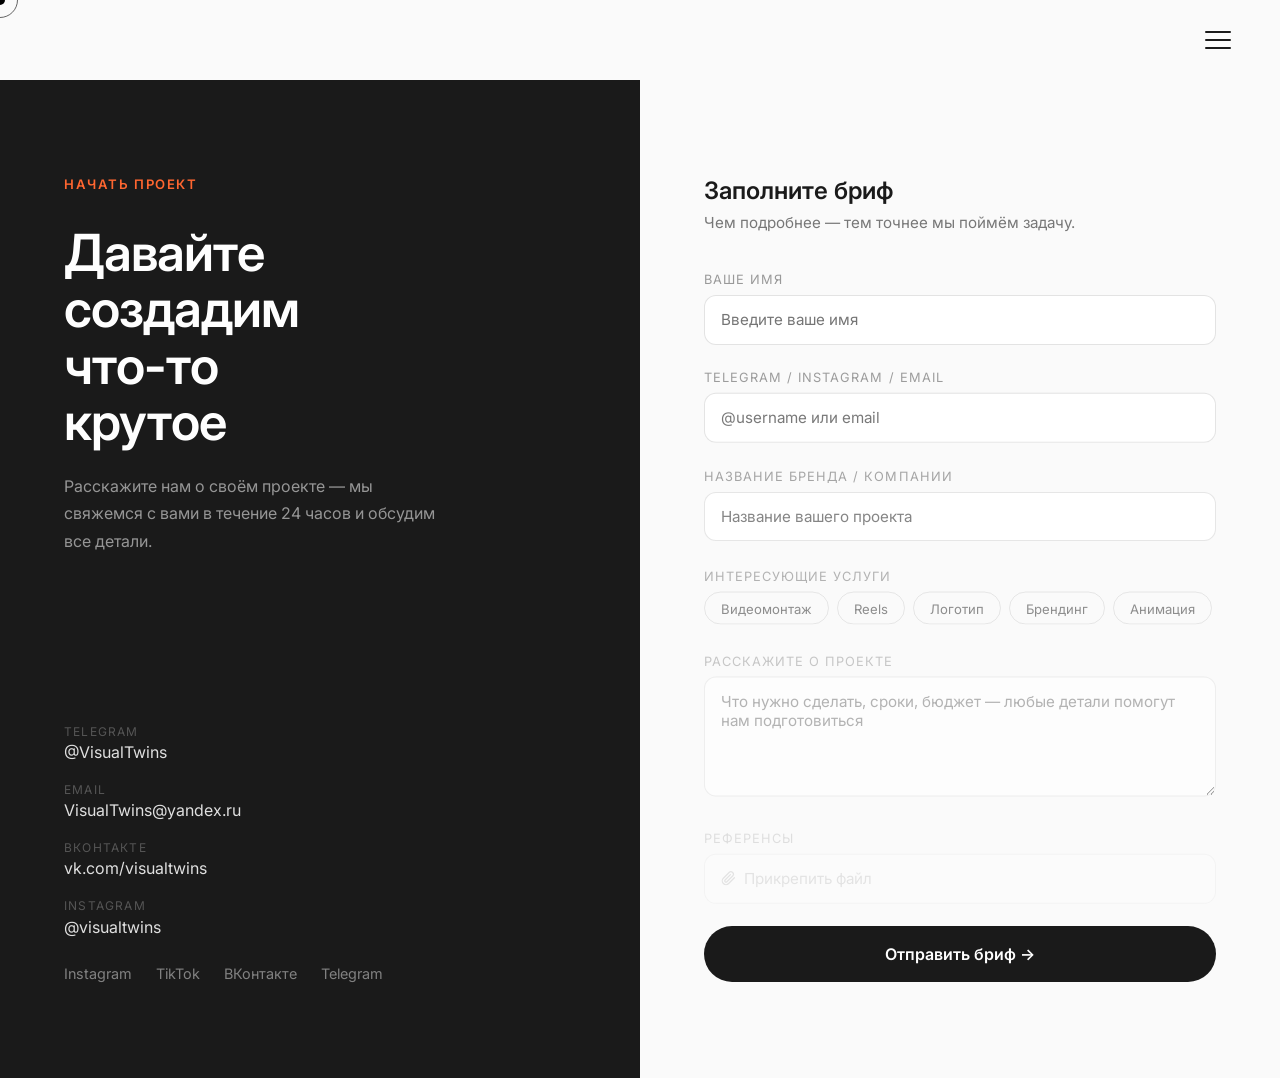
<file: contact/index.html>
<!DOCTYPE html>
<html lang="ru">
<head>
    <meta charset="UTF-8"/>
    <meta name="viewport" content="width=device-width, initial-scale=1.0"/>
    <title>Контакты — Visual Twins</title>
    <meta name="description" content="Свяжитесь с дизайн-студией Visual Twins. Начните свой проект — фирменный стиль, reels, SMM-дизайн."/>
    <meta name="keywords" content="контакты Visual Twins, заказать дизайн, начать проект, дизайн студия контакты"/>
    <link rel="canonical" href="https://visualtwins.org/contact/"/>

    <!-- Open Graph -->
    <meta property="og:type" content="website"/>
    <meta property="og:url" content="https://visualtwins.org/contact/"/>
    <meta property="og:title" content="Контакты — Visual Twins"/>
    <meta property="og:description" content="Свяжитесь с дизайн-студией Visual Twins. Начните свой проект — фирменный стиль, reels, SMM-дизайн."/>
    <meta property="og:image" content="https://visualtwins.org/static/images/og-preview.jpg"/>
    <meta property="og:locale" content="ru_RU"/>
    <meta property="og:site_name" content="Visual Twins"/>

    <!-- Twitter Card -->
    <meta name="twitter:card" content="summary_large_image"/>
    <meta name="twitter:title" content="Контакты — Visual Twins"/>
    <meta name="twitter:description" content="Свяжитесь с дизайн-студией Visual Twins. Начните свой проект — фирменный стиль, reels, SMM-дизайн."/>
    <meta name="twitter:image" content="https://visualtwins.org/static/images/og-preview.jpg"/>

    <link rel="preconnect" href="https://fonts.googleapis.com"/>
    <link rel="preconnect" href="https://fonts.gstatic.com" crossorigin/>
    <link href="https://fonts.googleapis.com/css2?family=Inter:wght@300;400;500;600;700&display=swap" rel="stylesheet"/>
    <link rel="stylesheet" href="../static/css/style.css"/>
    <style>
        .contact-page {
            min-height: 100vh;
            display: grid;
            grid-template-columns: 1fr 1fr;
            padding-top: 80px;
        }

        .contact-left {
            background: var(--dark);
            padding: 6rem 4rem;
            display: flex;
            flex-direction: column;
            justify-content: space-between;
            color: #fff;
        }

        .contact-left-content {
        }

        .contact-tag {
            font-size: 0.82rem;
            text-transform: uppercase;
            letter-spacing: 0.12em;
            color: var(--orange);
            font-weight: 600;
            margin-bottom: 2rem;
        }

        .contact-heading {
            font-size: clamp(2.5rem, 4vw, 4rem);
            font-weight: 600;
            letter-spacing: -0.02em;
            line-height: 1.1;
            margin-bottom: 1.5rem;
        }

        .contact-subtext {
            font-size: 1rem;
            line-height: 1.7;
            color: rgba(255, 255, 255, 0.55);
            max-width: 380px;
        }

        .contact-links {
            margin-top: 4rem;
            display: flex;
            flex-direction: column;
            gap: 1.25rem;
        }

        .contact-link-item {
            display: flex;
            flex-direction: column;
            gap: 0.2rem;
        }

        .contact-link-label {
            font-size: 0.75rem;
            text-transform: uppercase;
            letter-spacing: 0.1em;
            color: rgba(255, 255, 255, 0.3);
        }

        .contact-link-value {
            font-size: 1rem;
            color: #fff;
            transition: color 0.2s;
        }

        .contact-link-value:hover {
            color: var(--orange);
        }

        .contact-socials {
            display: flex;
            gap: 1.5rem;
        }

        .contact-socials a {
            font-size: 0.9rem;
            color: rgba(255, 255, 255, 0.45);
            transition: color 0.2s;
        }

        .contact-socials a:hover {
            color: #fff;
        }

        .contact-right {
            padding: 6rem 4rem;
            display: flex;
            flex-direction: column;
            justify-content: center;
        }

        .contact-form-title {
            font-size: 1.5rem;
            font-weight: 600;
            margin-bottom: 0.5rem;
        }

        .contact-form-sub {
            font-size: 0.95rem;
            color: #777;
            margin-bottom: 2.5rem;
        }

        .form-group {
            margin-bottom: 1.5rem;
        }

        .form-label {
            display: block;
            font-size: 0.8rem;
            text-transform: uppercase;
            letter-spacing: 0.08em;
            color: #999;
            margin-bottom: 0.5rem;
        }

        .form-input, .form-textarea, .form-select {
            width: 100%;
            padding: 0.9rem 1rem;
            border: 1.5px solid var(--border);
            border-radius: 12px;
            font-family: var(--font);
            font-size: 0.95rem;
            color: var(--dark);
            background: #fff;
            transition: border-color 0.25s;
            outline: none;
            appearance: none;
        }

        .form-input:focus, .form-textarea:focus, .form-select:focus {
            border-color: var(--dark);
        }

        .form-textarea {
            resize: vertical;
            min-height: 120px;
        }

        .ref-btn {
            display: flex;
            align-items: center;
            gap: 8px;
            width: 100%;
            padding: 0.9rem 1rem;
            border: 1.5px solid var(--border);
            border-radius: 12px;
            background: #fff;
            font-family: var(--font);
            font-size: 0.95rem;
            color: #aaa;
            cursor: pointer;
            transition: border-color 0.25s, color 0.25s;
            text-align: left;
        }

        .ref-btn:hover {
            border-color: var(--dark);
            color: var(--dark);
        }

        .form-textarea-wrap {
            position: relative;
        }

        .attach-btn {
            position: absolute;
            bottom: 10px;
            right: 10px;
            background: none;
            border: none;
            padding: 4px 6px;
            color: #aaa;
            cursor: pointer;
            transition: color 0.2s;
            display: flex;
            align-items: center;
            gap: 5px;
            font-size: 0.78rem;
            font-family: var(--font);
            border-radius: 6px;
        }

        .attach-btn:hover {
            color: var(--dark);
        }

        .attach-list {
            margin-top: 0.5rem;
            display: flex;
            flex-wrap: wrap;
            gap: 0.4rem;
        }

        .attach-tag {
            display: flex;
            align-items: center;
            gap: 6px;
            font-size: 0.78rem;
            background: #f2f2f2;
            border-radius: 8px;
            padding: 4px 10px 4px 8px;
            color: var(--dark);
            max-width: 200px;
        }

        .attach-tag span {
            overflow: hidden;
            text-overflow: ellipsis;
            white-space: nowrap;
        }

        .attach-tag-remove {
            background: none;
            border: none;
            cursor: pointer;
            color: #aaa;
            font-size: 0.85rem;
            padding: 0;
            line-height: 1;
            flex-shrink: 0;
        }

        .attach-tag-remove:hover {
            color: var(--dark);
        }

        .form-services {
            display: flex;
            flex-wrap: wrap;
            gap: 0.5rem;
        }

        .service-checkbox {
            display: none;
        }

        .service-checkbox-label {
            padding: 0.45rem 1rem;
            border: 1.5px solid var(--border);
            border-radius: 60px;
            font-size: 0.82rem;
            color: #666;
            cursor: none;
            transition: all 0.25s;
            user-select: none;
        }

        .service-checkbox:checked + .service-checkbox-label {
            background: var(--dark);
            border-color: var(--dark);
            color: #fff;
        }

        .service-checkbox-label:hover {
            border-color: #aaa;
            color: var(--dark);
        }

        .btn-submit {
            width: 100%;
            height: 56px;
            background: var(--dark);
            color: #fff;
            border: none;
            border-radius: 60px;
            font-family: var(--font);
            font-size: 1rem;
            font-weight: 600;
            cursor: none;
            transition: background 0.3s;
            margin-top: 0.5rem;
        }

        .btn-submit:hover {
            background: var(--orange);
        }

        .form-success {
            display: none;
            text-align: center;
            padding: 3rem;
            background: #f0fff4;
            border-radius: 20px;
            margin-top: 1rem;
        }

        .form-success h3 {
            font-size: 1.3rem;
            margin-bottom: 0.5rem;
            color: #1a7a3a;
        }

        .form-success p {
            color: #555;
        }

        @media (max-width: 900px) {
            .contact-page {
                grid-template-columns: 1fr;
            }

            .contact-left {
                padding: 4rem 2rem 3rem;
            }

            .contact-right {
                padding: 3rem 2rem 5rem;
            }
        }

        @media (max-width: 480px) {
            .contact-left {
                padding: 3rem 1.25rem 2rem;
            }

            .contact-right {
                padding: 2rem 1.25rem 4rem;
            }

            /* Prevent iOS auto-zoom on input focus */
            .form-input,
            .form-textarea,
            .form-select {
                font-size: 16px;
            }

            .btn-submit {
                cursor: pointer;
            }

            .service-checkbox-label {
                cursor: pointer;
            }
        }
    </style>
</head>
<body>
<div class="cursor"></div>
<div class="cursor-follower"></div>

<header class="header dark-header">
    <a href="../" class="logo-video-link">
        <video class="logo-video" autoplay muted playsinline>
            <source src="../static/video/logo-animation.mp4" type="video/mp4">
        </video>
    </a>
    <div class="header-right">
        <button class="hamburger" aria-label="Меню"><span></span><span></span><span></span></button>
    </div>
</header>

<nav class="mobile-menu">
    <div class="mobile-nav">
        <a href="../">Главная</a>
        <a href="../services/">Услуги</a>
        <a href="../portfolio/">Работы</a>
        <a href="../team/">Команда</a>
        <a href="../contact/">Контакты</a>
    </div>
    <div class="menu-footer">
        <div class="menu-social">
            <a href="https://www.instagram.com/visualtwins?igsh=MXM5aDZwNnd3cTc3Yw==" target="_blank">Instagram</a>
            <a href="https://vk.com/visualtwins" target="_blank">ВКонтакте</a>
            <a href="#">TikTok</a>
            <a href="https://t.me/VisualTwins" target="_blank">Telegram</a>
        </div>
    </div>
</nav>

<div class="contact-page">
    <div class="contact-left">
        <div class="contact-left-content">
            <p class="contact-tag">Начать проект</p>
            <h1 class="contact-heading">Давайте<br>создадим<br>что-то<br>крутое</h1>
            <p class="contact-subtext">Расскажите нам о своём проекте — мы свяжемся с вами в течение 24 часов и обсудим
                все детали.</p>
        </div>

        <div>
            <div class="contact-links">
                <div class="contact-link-item">
                    <span class="contact-link-label">Telegram</span>
                    <a href="https://t.me/VisualTwins" class="contact-link-value" target="_blank">@VisualTwins</a>
                </div>
                <div class="contact-link-item">
                    <span class="contact-link-label">Email</span>
                    <a href="mailto:VisualTwins@yandex.ru" class="contact-link-value">VisualTwins@yandex.ru</a>
                </div>
                <div class="contact-link-item">
                    <span class="contact-link-label">ВКонтакте</span>
                    <a href="https://vk.com/visualtwins" class="contact-link-value" target="_blank">vk.com/visualtwins</a>
                </div>
                <div class="contact-link-item">
                    <span class="contact-link-label">Instagram</span>
                    <a href="https://www.instagram.com/visualtwins?igsh=MXM5aDZwNnd3cTc3Yw==" target="_blank" class="contact-link-value">@visualtwins</a>
                </div>
            </div>
            <div class="contact-socials" style="margin-top:2rem;">
                <a href="https://www.instagram.com/visualtwins?igsh=MXM5aDZwNnd3cTc3Yw==" target="_blank">Instagram</a>
                <a href="#">TikTok</a>
                <a href="https://vk.com/visualtwins" target="_blank">ВКонтакте</a>
                <a href="https://t.me/VisualTwins" target="_blank">Telegram</a>
            </div>
        </div>
    </div>

    <div class="contact-right">
        <h2 class="contact-form-title">Заполните бриф</h2>
        <p class="contact-form-sub">Чем подробнее — тем точнее мы поймём задачу.</p>

        <form id="contact-form">
            <div class="form-group">
                <label class="form-label" for="name">Ваше имя</label>
                <input class="form-input" type="text" id="name" name="name" placeholder="Введите ваше имя" required/>
            </div>

            <div class="form-group">
                <label class="form-label" for="contact">Telegram / Instagram / Email</label>
                <input class="form-input" type="text" id="contact" name="contact" placeholder="@username или email"
                       required/>
            </div>

            <div class="form-group">
                <label class="form-label" for="brand">Название бренда / компании</label>
                <input class="form-input" type="text" id="brand" name="brand" placeholder="Название вашего проекта"/>
            </div>

            <div class="form-group">
                <label class="form-label">Интересующие услуги</label>
                <div class="form-services">
                    <input type="checkbox" class="service-checkbox" id="s-video" name="services" value="video"/>
                    <label class="service-checkbox-label" for="s-video">Видеомонтаж</label>

                    <input type="checkbox" class="service-checkbox" id="s-reels" name="services" value="reels"/>
                    <label class="service-checkbox-label" for="s-reels">Reels</label>

                    <input type="checkbox" class="service-checkbox" id="s-logo" name="services" value="logo"/>
                    <label class="service-checkbox-label" for="s-logo">Логотип</label>

                    <input type="checkbox" class="service-checkbox" id="s-brand" name="services" value="branding"/>
                    <label class="service-checkbox-label" for="s-brand">Брендинг</label>

<input type="checkbox" class="service-checkbox" id="s-anim" name="services" value="animation"/>
                    <label class="service-checkbox-label" for="s-anim">Анимация</label>
                </div>
            </div>

            <div class="form-group">
                <label class="form-label" for="details">Расскажите о проекте</label>
                <textarea class="form-textarea" id="details" name="details"
                          placeholder="Что нужно сделать, сроки, бюджет — любые детали помогут нам подготовиться"></textarea>
            </div>

            <div class="form-group">
                <label class="form-label">Референсы</label>
                <button type="button" class="ref-btn" id="attach-btn">
                    <svg width="15" height="15" viewBox="0 0 24 24" fill="none" stroke="currentColor" stroke-width="2" stroke-linecap="round" stroke-linejoin="round">
                        <path d="M21.44 11.05l-9.19 9.19a6 6 0 0 1-8.49-8.49l9.19-9.19a4 4 0 0 1 5.66 5.66L9.41 17.41a2 2 0 0 1-2.83-2.83l8.49-8.48"/>
                    </svg>
                    Прикрепить файл
                </button>
                <input type="file" id="file-input" name="files" multiple
                       accept="image/*,video/*,.pdf,.doc,.docx,.zip" style="display:none">
                <div class="attach-list" id="attach-list"></div>
            </div>

            <button type="submit" class="btn-submit">Отправить бриф →</button>
        </form>

        <div class="form-success" id="form-success">
            <h3>Отлично! Бриф получен.</h3>
            <p>Мы свяжемся с вами в течение 24 часов. Ожидайте!</p>
        </div>
    </div>
</div>

<script src="https://cdnjs.cloudflare.com/ajax/libs/gsap/3.12.5/gsap.min.js"></script>
<script src="../static/js/tg-config.js"></script>
<script src="../static/js/main.js"></script>
<script>


    document.getElementById('contact-form').addEventListener('submit', async function (e) {
        e.preventDefault();

        var form       = document.getElementById('contact-form');
        var success    = document.getElementById('form-success');
        var submitBtn  = form.querySelector('.btn-submit');
        var origText   = submitBtn.textContent;

        submitBtn.textContent = 'Отправляем...';
        submitBtn.disabled    = true;

        // Собираем данные формы
        var name     = form.querySelector('#name').value.trim();
        var contact  = form.querySelector('#contact').value.trim();
        var brand    = form.querySelector('#brand').value.trim();
        var details  = form.querySelector('#details').value.trim();
        var services = Array.from(form.querySelectorAll('input[name="services"]:checked'))
                           .map(function (cb) { return cb.value; }).join(', ') || '—';

        function esc(s) {
            return String(s).replace(/&/g,'&amp;').replace(/</g,'&lt;').replace(/>/g,'&gt;');
        }

        var text = [
            '📋 <b>Новая заявка с сайта Visual Twins</b>',
            '',
            '👤 <b>Имя:</b> ' + esc(name),
            '📱 <b>Контакт:</b> ' + esc(contact),
            '🏢 <b>Бренд:</b> ' + esc(brand || '—'),
            '🎯 <b>Услуги:</b> ' + esc(services),
            '📝 <b>О проекте:</b> ' + esc(details || '—'),
        ].join('\n');

        var apiBase = 'https://api.telegram.org/bot' + TG_TOKEN;

        try {
            for (var ci = 0; ci < TG_CHAT_IDS.length; ci++) {
                var chatId = TG_CHAT_IDS[ci];

                // Отправляем текст
                var msgRes = await fetch(apiBase + '/sendMessage', {
                    method: 'POST',
                    headers: {'Content-Type': 'application/json'},
                    body: JSON.stringify({chat_id: chatId, text: text, parse_mode: 'HTML'})
                });
                var msgJson = await msgRes.json();
                if (!msgJson.ok) throw new Error('TG error: ' + msgJson.description);

                // Отправляем файлы (если есть)
                if (selectedFiles && selectedFiles.length > 0) {
                    for (var i = 0; i < selectedFiles.length; i++) {
                        var fd = new FormData();
                        fd.append('chat_id', chatId);
                        var file = selectedFiles[i];
                        var isVideo = file.type.startsWith('video/');
                        var isPhoto = file.type.startsWith('image/');
                        var endpoint = isVideo ? '/sendVideo' : isPhoto ? '/sendPhoto' : '/sendDocument';
                        var field    = isVideo ? 'video'      : isPhoto ? 'photo'      : 'document';
                        if (i === 0) fd.append('caption', '📎 Файлы к заявке от ' + name);
                        fd.append(field, file);
                        await fetch(apiBase + endpoint, {method: 'POST', body: fd});
                    }
                }
            }

            // Успех
            if (typeof gsap !== 'undefined') {
                gsap.to(form, {
                    opacity: 0, y: -20, duration: 0.4, onComplete: function () {
                        form.style.display = 'none';
                        success.style.display = 'block';
                        gsap.from(success, {opacity: 0, y: 20, duration: 0.5});
                    }
                });
            } else {
                form.style.display = 'none';
                success.style.display = 'block';
            }

        } catch (err) {
            console.error('Форма не отправлена:', err);
            submitBtn.textContent = 'Ошибка — попробуйте ещё раз';
            submitBtn.disabled = false;
            setTimeout(function () {
                submitBtn.textContent = origText;
            }, 3000);
        }
    });


    if (typeof gsap !== 'undefined') {
        gsap.from('.contact-tag', {opacity: 0, y: 20, duration: 0.6, delay: 0.3});
        gsap.from('.contact-heading', {opacity: 0, y: 60, duration: 1, delay: 0.4, ease: 'power3.out'});
        gsap.from('.contact-subtext', {opacity: 0, y: 30, duration: 0.7, delay: 0.65});
        gsap.from('.contact-links', {opacity: 0, y: 30, duration: 0.7, delay: 0.85});
        gsap.from('.contact-form-title', {opacity: 0, y: 40, duration: 0.8, delay: 0.5, ease: 'power3.out'});
        gsap.from('.form-group', {opacity: 0, y: 25, duration: 0.6, stagger: 0.1, delay: 0.7});
    }

    // Скрепка — прикрепление файлов
    var selectedFiles = [];
    (function () {
        var attachBtn  = document.getElementById('attach-btn');
        var fileInput  = document.getElementById('file-input');
        var attachList = document.getElementById('attach-list');

        attachBtn.addEventListener('click', function () { fileInput.click(); });

        fileInput.addEventListener('change', function () {
            Array.from(fileInput.files).forEach(function (file) {
                // не добавлять дубли
                if (!selectedFiles.find(function (f) { return f.name === file.name && f.size === file.size; })) {
                    selectedFiles.push(file);
                }
            });
            fileInput.value = '';
            renderList();
        });

        function renderList() {
            attachList.innerHTML = '';
            selectedFiles.forEach(function (file, i) {
                var tag = document.createElement('div');
                tag.className = 'attach-tag';
                tag.innerHTML =
                    '<svg width="12" height="12" viewBox="0 0 24 24" fill="none" stroke="currentColor" stroke-width="2" stroke-linecap="round" stroke-linejoin="round"><path d="M21.44 11.05l-9.19 9.19a6 6 0 0 1-8.49-8.49l9.19-9.19a4 4 0 0 1 5.66 5.66L9.41 17.41a2 2 0 0 1-2.83-2.83l8.49-8.48"/></svg>' +
                    '<span>' + file.name + '</span>' +
                    '<button type="button" class="attach-tag-remove" data-i="' + i + '">✕</button>';
                attachList.appendChild(tag);
            });

            attachList.querySelectorAll('.attach-tag-remove').forEach(function (btn) {
                btn.addEventListener('click', function () {
                    selectedFiles.splice(parseInt(btn.dataset.i), 1);
                    renderList();
                });
            });
        }
    })();
</script>
</body>
</html>
</file>
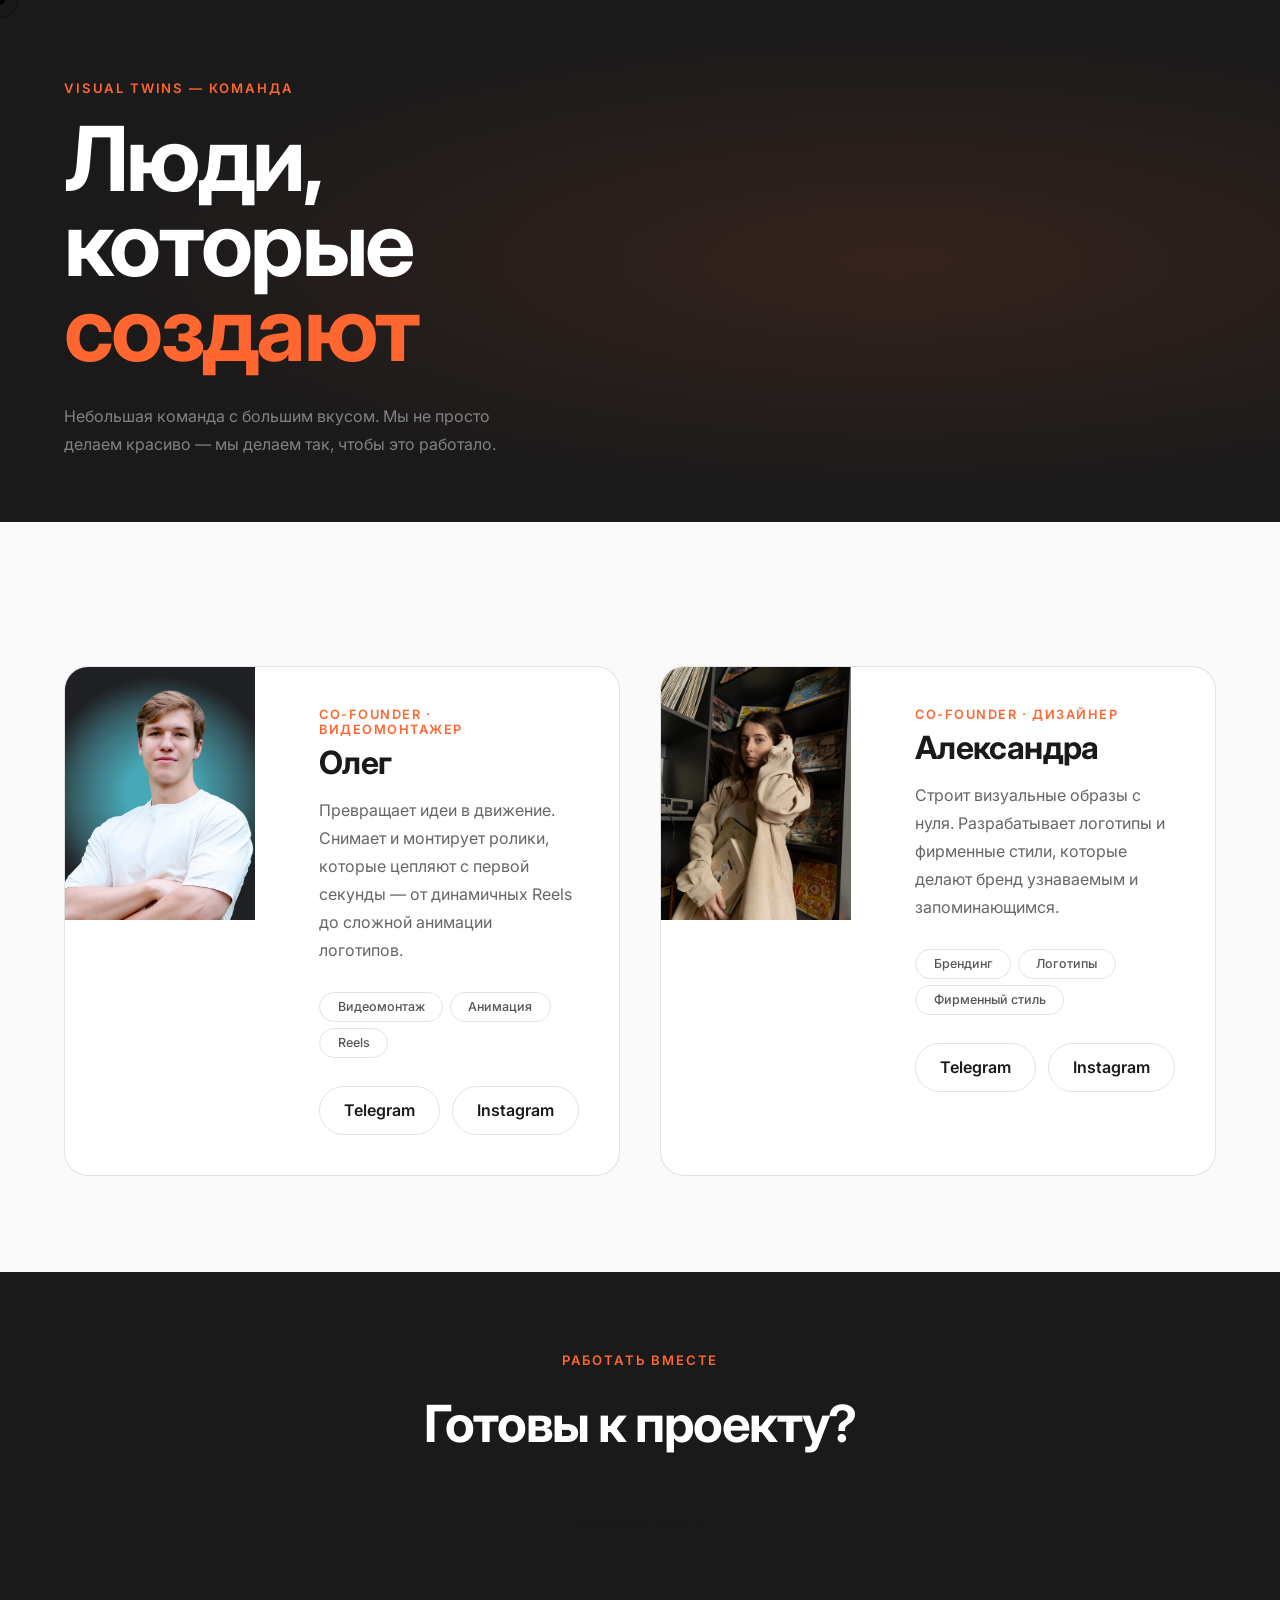
<file: team/index.html>
<!DOCTYPE html>
<html lang="ru">
<head>
  <meta charset="UTF-8"/>
  <meta name="viewport" content="width=device-width, initial-scale=1.0"/>
  <title>Команда — Visual Twins</title>
  <meta name="description" content="Познакомьтесь с командой Visual Twins — дизайнеры и визуальные стратеги, которые создают стиль для вашего бизнеса."/>
  <meta name="keywords" content="команда дизайнеров, Visual Twins команда, дизайн студия Россия"/>
  <link rel="canonical" href="https://visualtwins.org/team/"/>

  <!-- Open Graph -->
  <meta property="og:type" content="website"/>
  <meta property="og:url" content="https://visualtwins.org/team/"/>
  <meta property="og:title" content="Команда — Visual Twins"/>
  <meta property="og:description" content="Познакомьтесь с командой Visual Twins — дизайнеры и визуальные стратеги, которые создают стиль для вашего бизнеса."/>
  <meta property="og:image" content="https://visualtwins.org/static/images/og-preview.jpg"/>
  <meta property="og:locale" content="ru_RU"/>
  <meta property="og:site_name" content="Visual Twins"/>

  <!-- Twitter Card -->
  <meta name="twitter:card" content="summary_large_image"/>
  <meta name="twitter:title" content="Команда — Visual Twins"/>
  <meta name="twitter:description" content="Познакомьтесь с командой Visual Twins — дизайнеры и визуальные стратеги, которые создают стиль для вашего бизнеса."/>
  <meta name="twitter:image" content="https://visualtwins.org/static/images/og-preview.jpg"/>

  <link rel="preconnect" href="https://fonts.googleapis.com"/>
  <link rel="preconnect" href="https://fonts.gstatic.com" crossorigin/>
  <link href="https://fonts.googleapis.com/css2?family=Inter:wght@300;400;500;600;700&display=swap" rel="stylesheet"/>
  <link rel="stylesheet" href="../static/css/style.css"/>
  <style>
    /* ---- HERO ---- */
    .team-hero {
      min-height: 52vh;
      display: flex;
      flex-direction: column;
      justify-content: flex-end;
      padding: 0 4rem 4rem;
      background: var(--dark);
      position: relative;
      overflow: hidden;
      padding-top: 80px;
    }
    .team-hero::after {
      content: '';
      position: absolute;
      inset: 0;
      background: radial-gradient(ellipse at 70% 50%, rgba(255,102,48,0.12) 0%, transparent 65%);
      pointer-events: none;
    }
    .team-hero-tag {
      font-size: 0.82rem;
      text-transform: uppercase;
      letter-spacing: 0.14em;
      color: var(--orange);
      font-weight: 600;
      margin-bottom: 1.25rem;
      position: relative;
      z-index: 1;
    }
    .team-hero-title {
      font-size: clamp(3rem, 7vw, 6.5rem);
      font-weight: 700;
      letter-spacing: -0.03em;
      line-height: 0.95;
      color: #fff;
      position: relative;
      z-index: 1;
    }
    .team-hero-title span {
      color: var(--orange);
    }
    .team-hero-sub {
      margin-top: 2rem;
      font-size: 1rem;
      color: rgba(255,255,255,0.45);
      max-width: 460px;
      line-height: 1.7;
      position: relative;
      z-index: 1;
    }

    /* ---- GRID ---- */
    .team-section {
      padding: 6rem 4rem;
      max-width: 1300px;
      margin: 0 auto;
    }
    .team-grid {
      display: grid;
      grid-template-columns: repeat(auto-fill, minmax(480px, 1fr));
      gap: 2.5rem;
    }

    /* ---- CARD ---- */
    .team-card {
      border: 1.5px solid var(--border);
      border-radius: 24px;
      overflow: hidden;
      transition: transform 0.4s var(--ease), box-shadow 0.4s var(--ease);
      background: #fff;
    }
    .team-card:hover {
      transform: translateY(-8px);
      box-shadow: 0 24px 60px rgba(26,26,26,0.1);
    }
    .team-card-photo {
      width: 100%;
      aspect-ratio: 3/4;
      overflow: hidden;
      background: #f0f0f0;
      position: relative;
    }
    .team-card-photo img {
      width: 100%;
      height: 100%;
      object-fit: cover;
      object-position: top center;
      transition: transform 0.6s var(--ease);
      display: block;
    }
    .team-card:hover .team-card-photo img {
      transform: scale(1.04);
    }
    .team-card-photo .photo-placeholder {
      width: 100%;
      height: 100%;
      display: flex;
      align-items: center;
      justify-content: center;
      background: linear-gradient(135deg, #f5f5f5 0%, #e8e8e8 100%);
      font-size: 5rem;
      color: #ccc;
      letter-spacing: 0;
    }

    .team-card-body {
      padding: 2.5rem;
    }
    .team-card-role {
      font-size: 0.8rem;
      text-transform: uppercase;
      letter-spacing: 0.12em;
      color: var(--orange);
      font-weight: 600;
      margin-bottom: 0.5rem;
    }
    .team-card-name {
      font-size: 2rem;
      font-weight: 700;
      letter-spacing: -0.02em;
      margin-bottom: 0.9rem;
      line-height: 1.15;
    }
    .team-card-desc {
      font-size: 1rem;
      color: #666;
      line-height: 1.75;
      margin-bottom: 1.75rem;
    }
    .team-card-skills {
      display: flex;
      flex-wrap: wrap;
      gap: 0.4rem;
      margin-bottom: 1.75rem;
    }
    .team-card-skill {
      padding: 0.4rem 1.1rem;
      border: 1.5px solid var(--border);
      border-radius: 60px;
      font-size: 0.78rem;
      color: #555;
      font-weight: 500;
    }
    .team-card-socials {
      display: flex;
      gap: 0.75rem;
    }
    .team-card-socials a {
      display: inline-flex;
      align-items: center;
      justify-content: center;
      flex: 1;
      padding: 0.85rem 1.5rem;
      border-radius: 60px;
      font-size: 1rem;
      font-weight: 600;
      border: 1.5px solid var(--border);
      color: var(--dark);
      transition: background 0.25s, color 0.25s, border-color 0.25s;
    }
    .team-card-socials a:hover {
      background: var(--dark);
      color: #fff;
      border-color: var(--dark);
    }

    /* ---- BOTTOM CTA ---- */
    .team-cta {
      padding: 5rem 4rem;
      background: var(--dark);
      text-align: center;
    }
    .team-cta-label {
      font-size: 0.82rem;
      text-transform: uppercase;
      letter-spacing: 0.14em;
      color: var(--orange);
      font-weight: 600;
      margin-bottom: 1.5rem;
    }
    .team-cta h2 {
      font-size: clamp(2rem, 4vw, 3.5rem);
      font-weight: 700;
      color: #fff;
      letter-spacing: -0.03em;
      margin-bottom: 2.5rem;
    }
    .team-cta .btn-cta {
      font-size: 1rem;
      height: 54px;
      padding: 0 2.5rem;
    }

    @media (max-width: 900px) {
      .team-hero { padding: 80px 2rem 3rem; }
      .team-section { padding: 4rem 2rem; }
      .team-grid { grid-template-columns: 1fr; }
      .team-cta { padding: 4rem 2rem; }
    }
  </style>
</head>
<body>
<div class="cursor"></div>
<div class="cursor-follower"></div>

<header class="header dark-header">
  <a href="../" class="logo-video-link">
    <video class="logo-video" autoplay muted playsinline>
      <source src="../static/video/logo-animation.mp4" type="video/mp4">
    </video>
  </a>
  <div class="header-right">
    <button class="hamburger" aria-label="Меню"><span></span><span></span><span></span></button>
  </div>
</header>

<nav class="mobile-menu">
  <div class="mobile-nav">
    <a href="../">Главная</a>
    <a href="../services/">Услуги</a>
    <a href="../portfolio/">Работы</a>
    <a href="../team/" class="active">Команда</a>
    <a href="../contact/">Контакты</a>
  </div>
  <div class="menu-footer">
    <div class="menu-social">
      <a href="https://www.instagram.com/visualtwins?igsh=MXM5aDZwNnd3cTc3Yw==" target="_blank">Instagram</a>
      <a href="https://vk.com/visualtwins" target="_blank">ВКонтакте</a>
      <a href="#">TikTok</a>
      <a href="https://t.me/VisualTwins" target="_blank">Telegram</a>
    </div>
  </div>
</nav>

<!-- HERO -->
<section class="team-hero">
  <p class="team-hero-tag">Visual Twins — Команда</p>
  <h1 class="team-hero-title">Люди,<br>которые<br><span>создают</span></h1>
  <p class="team-hero-sub">Небольшая команда с большим вкусом. Мы не просто делаем красиво — мы делаем так, чтобы это работало.</p>
</section>

<!-- TEAM GRID -->
<section class="team-section">
  <div class="team-grid">

    <!-- Участник 1 -->
    <div class="team-card">
      <div class="team-card-photo">
        <img src="../static/images/team-oleg.jpg" alt="Олег">
      </div>
      <div class="team-card-body">
        <p class="team-card-role">Co-founder · Видеомонтажер</p>
        <h2 class="team-card-name">Олег</h2>
        <p class="team-card-desc">
          Превращает идеи в движение. Снимает и монтирует ролики, которые цепляют с первой секунды — от динамичных Reels до сложной анимации логотипов.
        </p>
        <div class="team-card-skills">
          <span class="team-card-skill">Видеомонтаж</span>
          <span class="team-card-skill">Анимация</span>
          <span class="team-card-skill">Reels</span>
        </div>
        <div class="team-card-socials">
          <a href="https://t.me/Semyonov_Oleg" target="_blank">Telegram</a>
          <a href="https://www.instagram.com/semyonov__oleg?igsh=OXRibmYzc3U2bzg0&utm_source=qr" target="_blank">Instagram</a>
        </div>
      </div>
    </div>

    <!-- Участник 2 -->
    <div class="team-card">
      <div class="team-card-photo">
        <img src="../static/images/team-sasha.jpg" alt="Александра">
      </div>
      <div class="team-card-body">
        <p class="team-card-role">Co-founder · Дизайнер</p>
        <h2 class="team-card-name">Александра</h2>
        <p class="team-card-desc">
          Строит визуальные образы с нуля. Разрабатывает логотипы и фирменные стили, которые делают бренд узнаваемым и запоминающимся.
        </p>
        <div class="team-card-skills">
          <span class="team-card-skill">Брендинг</span>
          <span class="team-card-skill">Логотипы</span>
          <span class="team-card-skill">Фирменный стиль</span>
        </div>
        <div class="team-card-socials">
          <a href="https://t.me/alexandra_stvt" target="_blank">Telegram</a>
          <a href="https://www.instagram.com/aleksandra_startseva_vt/" target="_blank">Instagram</a>
        </div>
      </div>
    </div>

  </div>
</section>

<!-- CTA -->
<section class="team-cta">
  <p class="team-cta-label">Работать вместе</p>
  <h2>Готовы к проекту?</h2>
  <a href="../contact/" class="btn-cta">Написать нам →</a>
</section>

<script src="https://cdnjs.cloudflare.com/ajax/libs/gsap/3.12.5/gsap.min.js"></script>
<script src="../static/js/main.js"></script>
<script>
  if (typeof gsap !== 'undefined') {
    gsap.from('.team-hero-tag',   { opacity: 0, y: 20, duration: 0.6, delay: 0.2 });
    gsap.from('.team-hero-title', { opacity: 0, y: 60, duration: 1,   delay: 0.35, ease: 'power3.out' });
    gsap.from('.team-hero-sub',   { opacity: 0, y: 30, duration: 0.7, delay: 0.6 });
    gsap.from('.team-card',       { opacity: 0, y: 50, duration: 0.7, stagger: 0.15, delay: 0.5, ease: 'power3.out' });
  }
</script>
</body>
</html>
</file>
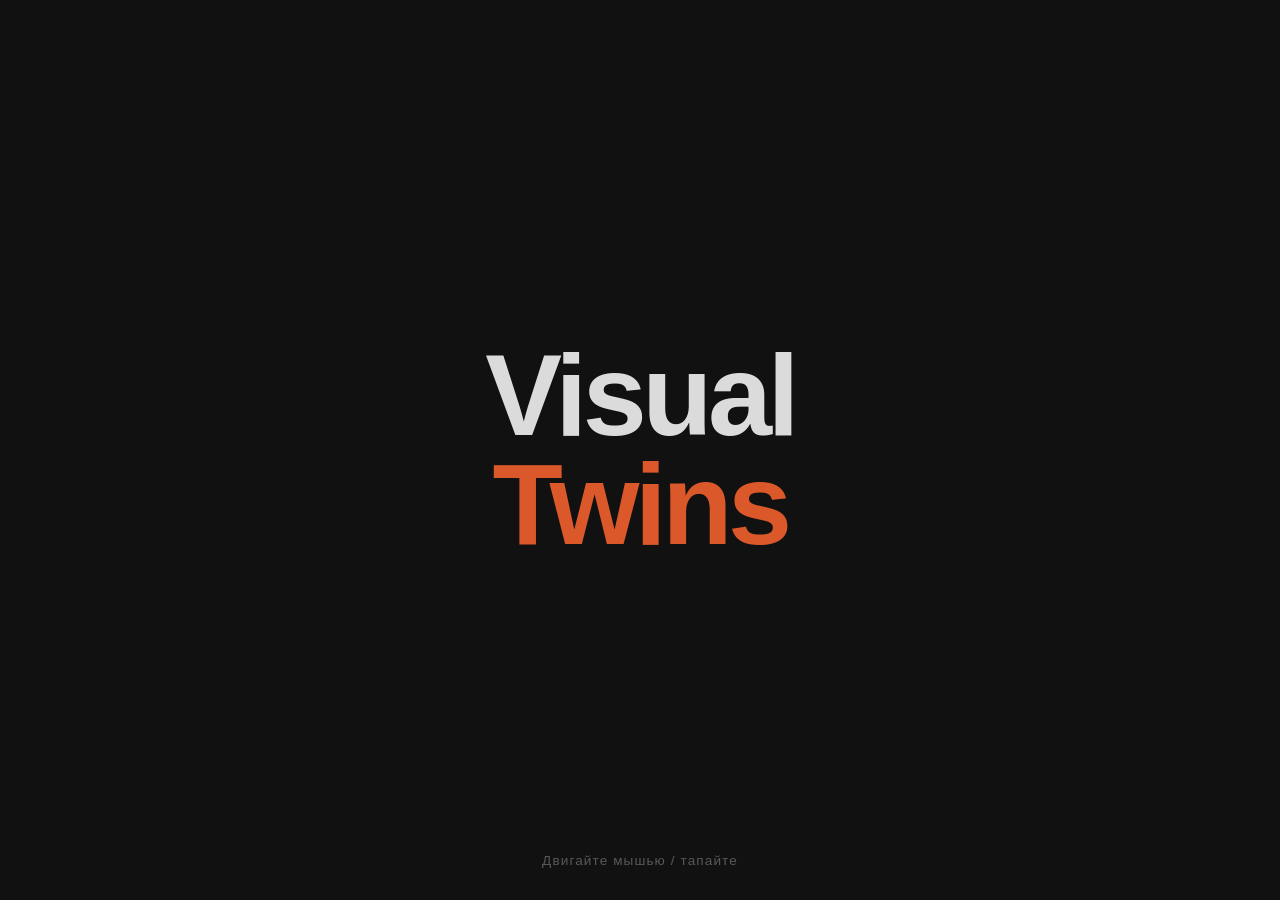
<file: fluid.html>
<!DOCTYPE html>
<html lang="ru">
<head>
<meta charset="UTF-8">
<meta name="viewport" content="width=device-width, initial-scale=1.0">
<title>Fluid Simulation — Visual Twins</title>
<style>
  * { margin: 0; padding: 0; box-sizing: border-box; }
  html, body { width: 100%; height: 100%; overflow: hidden; background: #111; }
  canvas {
    position: fixed; top: 0; left: 0;
    width: 100%; height: 100%;
    z-index: 0;
  }
  .hint {
    position: fixed; bottom: 2rem; left: 50%;
    transform: translateX(-50%);
    z-index: 1; color: rgba(255,255,255,0.3);
    font-family: 'Inter', sans-serif;
    font-size: 0.85rem; letter-spacing: 0.08em;
    pointer-events: none;
  }
  .center {
    position: fixed; top: 50%; left: 50%;
    transform: translate(-50%, -50%);
    z-index: 1; text-align: center; color: #fff;
    font-family: 'Inter', sans-serif; pointer-events: none;
  }
  .center h1 {
    font-size: clamp(3rem, 9vw, 8rem);
    font-weight: 700; letter-spacing: -0.04em;
    opacity: 0.85; line-height: 0.95;
  }
  .center span { color: #FF6630; }
</style>
</head>
<body>
<canvas id="c"></canvas>
<div class="center"><h1>Visual<br><span>Twins</span></h1></div>
<div class="hint">Двигайте мышью / тапайте</div>

<script>
// ================================================================
//  WebGL FLUID SIMULATION  (Navier-Stokes, 2D)
// ================================================================
//
//  КАК МЕНЯТЬ ПАРАМЕТРЫ:
//  CONFIG.DENSITY_DISSIPATION  — скорость угасания цвета (0.9 быстро, 0.999 долго)
//  CONFIG.VELOCITY_DISSIPATION — вязкость (0.9 густая, 0.999 жидкая)
//  CONFIG.SPLAT_RADIUS         — размер пятна курсора (0.05 маленький, 0.5 большой)
//  CONFIG.SPLAT_FORCE          — сила толчка от курсора
//  CONFIG.CURL                 — интенсивность завихрений
//  CONFIG.RGB_SHIFT_AMOUNT     — сила RGB-смещения в местах завихрений
//  CONFIG.SIM_RES              — разрешение симуляции (64/128/256)
//  CONFIG.DYE_RES              — разрешение цвета (256/512/1024)
// ================================================================

const CONFIG = {
    SIM_RES:              128,
    DYE_RES:              512,
    DENSITY_DISSIPATION:  0.995,  // затухание цвета
    VELOCITY_DISSIPATION: 0.995,  // вязкость
    PRESSURE_ITERATIONS:  20,     // точность давления
    CURL:                 8,      // закрученность вихрей
    SPLAT_RADIUS:         0.34,   // радиус пятна от курсора
    SPLAT_FORCE:          200,    // сила курсора
    RGB_SHIFT_AMOUNT:     1.5,    // RGB-хроматическая аберрация
};

// ── WebGL init ────────────────────────────────────────────────
const canvas = document.getElementById('c');
let { gl, ext } = initWebGL();

function initWebGL() {
    const attr = { alpha: true, depth: false, stencil: false, antialias: false };
    let gl = canvas.getContext('webgl2', attr);
    const isGL2 = !!gl;
    if (!isGL2) gl = canvas.getContext('webgl', attr) || canvas.getContext('experimental-webgl', attr);

    let hfExt, linearExt;
    if (isGL2) {
        gl.getExtension('EXT_color_buffer_float');
        linearExt = gl.getExtension('OES_texture_float_linear');
    } else {
        hfExt    = gl.getExtension('OES_texture_half_float');
        linearExt = gl.getExtension('OES_texture_half_float_linear');
    }

    gl.clearColor(0, 0, 0, 1);
    const halfType = isGL2 ? gl.HALF_FLOAT : (hfExt ? hfExt.HALF_FLOAT_OES : gl.UNSIGNED_BYTE);
    const filter   = linearExt ? gl.LINEAR : gl.NEAREST;

    function fmtSupport(ifmt, fmt, type) {
        const t = gl.createTexture();
        gl.bindTexture(gl.TEXTURE_2D, t);
        gl.texParameteri(gl.TEXTURE_2D, gl.TEXTURE_MIN_FILTER, gl.NEAREST);
        gl.texParameteri(gl.TEXTURE_2D, gl.TEXTURE_MAG_FILTER, gl.NEAREST);
        gl.texImage2D(gl.TEXTURE_2D, 0, ifmt, 4, 4, 0, fmt, type, null);
        const fb = gl.createFramebuffer();
        gl.bindFramebuffer(gl.FRAMEBUFFER, fb);
        gl.framebufferTexture2D(gl.FRAMEBUFFER, gl.COLOR_ATTACHMENT0, gl.TEXTURE_2D, t, 0);
        return gl.checkFramebufferStatus(gl.FRAMEBUFFER) === gl.FRAMEBUFFER_COMPLETE;
    }

    function bestFmt(ifmt, fmt) {
        if (!fmtSupport(ifmt, fmt, halfType)) {
            if (ifmt === (isGL2 ? gl.R16F   : gl.RGBA)) return bestFmt(isGL2 ? gl.RG16F  : gl.RGBA, isGL2 ? gl.RG   : gl.RGBA);
            if (ifmt === (isGL2 ? gl.RG16F  : gl.RGBA)) return bestFmt(isGL2 ? gl.RGBA16F: gl.RGBA, isGL2 ? gl.RGBA : gl.RGBA);
        }
        return { internalFormat: ifmt, format: fmt };
    }

    const fmtRGBA = isGL2 ? bestFmt(gl.RGBA16F, gl.RGBA) : { internalFormat: gl.RGBA, format: gl.RGBA };
    const fmtRG   = isGL2 ? bestFmt(gl.RG16F,   gl.RG)   : fmtRGBA;
    const fmtR    = isGL2 ? bestFmt(gl.R16F,    gl.RED)  : fmtRGBA;

    return { gl, ext: { halfType, filter, fmtRGBA, fmtRG, fmtR } };
}

// ── Shader source ─────────────────────────────────────────────
const VS = `
    precision highp float;
    attribute vec2 aPos;
    varying vec2 vUv;
    varying vec2 vL; varying vec2 vR;
    varying vec2 vT; varying vec2 vB;
    uniform vec2 tSize;
    void main(){
        vUv = aPos*.5+.5;
        vL = vUv-vec2(tSize.x,0.); vR = vUv+vec2(tSize.x,0.);
        vT = vUv+vec2(0.,tSize.y); vB = vUv-vec2(0.,tSize.y);
        gl_Position = vec4(aPos,0.,1.);
    }
`;

const SHADERS = {
advection:`
    precision highp float; precision highp sampler2D;
    varying vec2 vUv;
    uniform sampler2D uVel, uSrc;
    uniform vec2 tSize, dyeSize;
    uniform float dt, dissipation;
    vec4 bilerp(sampler2D s, vec2 uv, vec2 ts){
        vec2 st=uv/ts-.5; vec2 i=floor(st); vec2 f=fract(st);
        vec4 a=texture2D(s,(i+vec2(.5,.5))*ts);
        vec4 b=texture2D(s,(i+vec2(1.5,.5))*ts);
        vec4 c=texture2D(s,(i+vec2(.5,1.5))*ts);
        vec4 d=texture2D(s,(i+vec2(1.5,1.5))*ts);
        return mix(mix(a,b,f.x),mix(c,d,f.x),f.y);
    }
    void main(){
        vec2 coord=vUv-dt*bilerp(uVel,vUv,tSize).xy*tSize;
        gl_FragColor=bilerp(uSrc,coord,dyeSize)/(1.+dissipation*dt);
    }
`,
divergence:`
    precision mediump float; precision mediump sampler2D;
    varying highp vec2 vUv,vL,vR,vT,vB;
    uniform sampler2D uVel;
    void main(){
        float L=texture2D(uVel,vL).x, R=texture2D(uVel,vR).x;
        float T=texture2D(uVel,vT).y, B=texture2D(uVel,vB).y;
        vec2 C=texture2D(uVel,vUv).xy;
        if(vL.x<0.)L=-C.x; if(vR.x>1.)R=-C.x;
        if(vT.y>1.)T=-C.y; if(vB.y<0.)B=-C.y;
        gl_FragColor=vec4(.5*(R-L+T-B),0.,0.,1.);
    }
`,
curl:`
    precision mediump float; precision mediump sampler2D;
    varying highp vec2 vUv,vL,vR,vT,vB;
    uniform sampler2D uVel;
    void main(){
        float L=texture2D(uVel,vL).y, R=texture2D(uVel,vR).y;
        float T=texture2D(uVel,vT).x, B=texture2D(uVel,vB).x;
        gl_FragColor=vec4(.5*(R-L-T+B),0.,0.,1.);
    }
`,
vorticity:`
    precision highp float; precision highp sampler2D;
    varying vec2 vUv,vL,vR,vT,vB;
    uniform sampler2D uVel,uCurl;
    uniform float curl,dt;
    void main(){
        float L=texture2D(uCurl,vL).x, R=texture2D(uCurl,vR).x;
        float T=texture2D(uCurl,vT).x, B=texture2D(uCurl,vB).x;
        float C=texture2D(uCurl,vUv).x;
        vec2 f=.5*vec2(abs(T)-abs(B),abs(R)-abs(L));
        f/=length(f)+1e-5;
        f*=curl*C; f.y*=-1.;
        gl_FragColor=vec4(texture2D(uVel,vUv).xy+f*dt,0.,1.);
    }
`,
pressure:`
    precision mediump float; precision mediump sampler2D;
    varying highp vec2 vUv,vL,vR,vT,vB;
    uniform sampler2D uPres,uDiv;
    void main(){
        float L=texture2D(uPres,vL).x, R=texture2D(uPres,vR).x;
        float T=texture2D(uPres,vT).x, B=texture2D(uPres,vB).x;
        gl_FragColor=vec4((L+R+B+T-texture2D(uDiv,vUv).x)*.25,0.,0.,1.);
    }
`,
gradSub:`
    precision mediump float; precision mediump sampler2D;
    varying highp vec2 vUv,vL,vR,vT,vB;
    uniform sampler2D uPres,uVel;
    void main(){
        vec2 v=texture2D(uVel,vUv).xy;
        v-=vec2(texture2D(uPres,vR).x-texture2D(uPres,vL).x,
                texture2D(uPres,vT).x-texture2D(uPres,vB).x);
        gl_FragColor=vec4(v,0.,1.);
    }
`,
splat:`
    precision highp float; precision highp sampler2D;
    varying vec2 vUv;
    uniform sampler2D uTarget;
    uniform float aspect;
    uniform vec3 color;
    uniform vec2 point;
    uniform float radius;
    void main(){
        vec2 p=vUv-point; p.x*=aspect;
        vec3 base=texture2D(uTarget,vUv).xyz;
        gl_FragColor=vec4(base+exp(-dot(p,p)/radius)*color,1.);
    }
`,
display:`
    precision highp float; precision highp sampler2D;
    varying vec2 vUv;
    uniform sampler2D uTex;
    uniform float rgbShift;
    void main(){
        vec3 c=texture2D(uTex,vUv).rgb;
        // Хроматическая аберрация (RGB shift) в местах активности
        float s=rgbShift*length(c)*.001;
        float r=texture2D(uTex,vUv+vec2(s,0.)).r;
        float b=texture2D(uTex,vUv-vec2(s,0.)).b;
        c=vec3(r,c.g,b);
        gl_FragColor=vec4(c,max(c.r,max(c.g,c.b)));
    }
`};

// ── Compile shaders ───────────────────────────────────────────
function compile(src, type) {
    const s = gl.createShader(type);
    gl.shaderSource(s, src);
    gl.compileShader(s);
    return s;
}
function program(fsSrc) {
    const p = gl.createProgram();
    gl.attachShader(p, compile(VS, gl.VERTEX_SHADER));
    gl.attachShader(p, compile(fsSrc, gl.FRAGMENT_SHADER));
    gl.linkProgram(p);
    // кэшируем uniforms
    p.u = new Proxy({}, { get(_, k) {
        if (!p._u) p._u = {};
        if (!(k in p._u)) p._u[k] = gl.getUniformLocation(p, k);
        return p._u[k];
    }});
    return p;
}

const prog = {
    adv:  program(SHADERS.advection),
    div:  program(SHADERS.divergence),
    curl: program(SHADERS.curl),
    vort: program(SHADERS.vorticity),
    pres: program(SHADERS.pressure),
    grad: program(SHADERS.gradSub),
    spl:  program(SHADERS.splat),
    disp: program(SHADERS.display),
};

// ── Quad geometry ─────────────────────────────────────────────
const quadBuf = gl.createBuffer();
gl.bindBuffer(gl.ARRAY_BUFFER, quadBuf);
gl.bufferData(gl.ARRAY_BUFFER, new Float32Array([-1,-1, -1,1, 1,1, 1,-1]), gl.STATIC_DRAW);
const quadIdx = gl.createBuffer();
gl.bindBuffer(gl.ELEMENT_ARRAY_BUFFER, quadIdx);
gl.bufferData(gl.ELEMENT_ARRAY_BUFFER, new Uint16Array([0,1,2, 0,2,3]), gl.STATIC_DRAW);

function bindQuad(p) {
    gl.bindBuffer(gl.ARRAY_BUFFER, quadBuf);
    const loc = gl.getAttribLocation(p, 'aPos');
    gl.enableVertexAttribArray(loc);
    gl.vertexAttribPointer(loc, 2, gl.FLOAT, false, 0, 0);
    gl.bindBuffer(gl.ELEMENT_ARRAY_BUFFER, quadIdx);
}

// ── FBO helpers ───────────────────────────────────────────────
function createTex(w, h, ifmt, fmt, type, filter) {
    const t = gl.createTexture();
    gl.bindTexture(gl.TEXTURE_2D, t);
    gl.texParameteri(gl.TEXTURE_2D, gl.TEXTURE_MIN_FILTER, filter);
    gl.texParameteri(gl.TEXTURE_2D, gl.TEXTURE_MAG_FILTER, filter);
    gl.texParameteri(gl.TEXTURE_2D, gl.TEXTURE_WRAP_S, gl.CLAMP_TO_EDGE);
    gl.texParameteri(gl.TEXTURE_2D, gl.TEXTURE_WRAP_T, gl.CLAMP_TO_EDGE);
    gl.texImage2D(gl.TEXTURE_2D, 0, ifmt, w, h, 0, fmt, type, null);
    const fb = gl.createFramebuffer();
    gl.bindFramebuffer(gl.FRAMEBUFFER, fb);
    gl.framebufferTexture2D(gl.FRAMEBUFFER, gl.COLOR_ATTACHMENT0, gl.TEXTURE_2D, t, 0);
    gl.viewport(0, 0, w, h);
    gl.clear(gl.COLOR_BUFFER_BIT);
    return { tex: t, fbo: fb, w, h,
        tSize: [1/w, 1/h],
        attach(id){ gl.activeTexture(gl.TEXTURE0+id); gl.bindTexture(gl.TEXTURE_2D,t); return id; }
    };
}

function createDbl(w, h, ifmt, fmt, type, filter) {
    let a = createTex(w, h, ifmt, fmt, type, filter);
    let b = createTex(w, h, ifmt, fmt, type, filter);
    return {
        get read()  { return a; },
        get write() { return b; },
        swap() { [a,b]=[b,a]; }
    };
}

// ── Create simulation buffers ─────────────────────────────────
let simW, simH, dyeW, dyeH;
let velocity, dye, pressure, divergence, curlFbo;

function initFBOs() {
    const ar = canvas.width / canvas.height;
    simW = Math.round(CONFIG.SIM_RES * ar); simH = CONFIG.SIM_RES;
    dyeW = Math.round(CONFIG.DYE_RES * ar); dyeH = CONFIG.DYE_RES;

    const { halfType, filter, fmtRGBA, fmtRG, fmtR } = ext;

    velocity  = createDbl(simW, simH, fmtRG.internalFormat, fmtRG.format, halfType, filter);
    dye       = createDbl(dyeW, dyeH, fmtRGBA.internalFormat, fmtRGBA.format, halfType, filter);
    pressure  = createDbl(simW, simH, fmtR.internalFormat,  fmtR.format,  halfType, gl.NEAREST);
    divergence= createTex(simW, simH, fmtR.internalFormat,  fmtR.format,  halfType, gl.NEAREST);
    curlFbo   = createTex(simW, simH, fmtR.internalFormat,  fmtR.format,  halfType, gl.NEAREST);
}

function resizeCanvas() {
    const dpr = Math.min(window.devicePixelRatio || 1, 2);
    const w = Math.floor(window.innerWidth  * dpr);
    const h = Math.floor(window.innerHeight * dpr);
    if (canvas.width !== w || canvas.height !== h) {
        canvas.width  = w;
        canvas.height = h;
        initFBOs();
    }
}

// ── Draw helpers ──────────────────────────────────────────────
function draw(p, target) {
    gl.useProgram(p);
    bindQuad(p);
    if (target) {
        gl.bindFramebuffer(gl.FRAMEBUFFER, target.fbo);
        gl.viewport(0, 0, target.w, target.h);
    } else {
        gl.bindFramebuffer(gl.FRAMEBUFFER, null);
        gl.viewport(0, 0, canvas.width, canvas.height);
    }
    gl.drawElements(gl.TRIANGLES, 6, gl.UNSIGNED_SHORT, 0);
}

// ── Splat (inject velocity + color at mouse pos) ──────────────
let hue = 0;
function hsvToRgb(h, s, v) {
    const i = Math.floor(h*6), f = h*6-i;
    const p=v*(1-s), q=v*(1-f*s), t=v*(1-(1-f)*s);
    const m = i%6;
    return [
        [v,q,p,p,t,v][m],
        [t,v,v,q,p,p][m],
        [p,p,t,v,v,q][m]
    ];
}

function splat(x, y, dx, dy) {
    // Inject velocity
    gl.useProgram(prog.spl);
    bindQuad(prog.spl);
    gl.uniform1i(prog.spl.u.uTarget, velocity.read.attach(0));
    gl.uniform1f(prog.spl.u.aspect, canvas.width / canvas.height);
    gl.uniform2f(prog.spl.u.point, x / canvas.width, 1 - y / canvas.height);
    gl.uniform3f(prog.spl.u.color, dx, -dy, 0);
    gl.uniform1f(prog.spl.u.radius, CONFIG.SPLAT_RADIUS / 100);
    gl.bindFramebuffer(gl.FRAMEBUFFER, velocity.write.fbo);
    gl.viewport(0, 0, simW, simH);
    gl.drawElements(gl.TRIANGLES, 6, gl.UNSIGNED_SHORT, 0);
    velocity.swap();

    // Inject color
    hue = (hue + 0.01) % 1;
    const [r, g, b] = hsvToRgb(hue, 0.8, 1.0);
    gl.useProgram(prog.spl);
    bindQuad(prog.spl);
    gl.uniform1i(prog.spl.u.uTarget, dye.read.attach(0));
    gl.uniform1f(prog.spl.u.aspect, canvas.width / canvas.height);
    gl.uniform2f(prog.spl.u.point, x / canvas.width, 1 - y / canvas.height);
    gl.uniform3f(prog.spl.u.color, r * 0.35, g * 0.35, b * 0.35);
    gl.uniform1f(prog.spl.u.radius, CONFIG.SPLAT_RADIUS / 100);
    gl.bindFramebuffer(gl.FRAMEBUFFER, dye.write.fbo);
    gl.viewport(0, 0, dyeW, dyeH);
    gl.drawElements(gl.TRIANGLES, 6, gl.UNSIGNED_SHORT, 0);
    dye.swap();
}

// ── Simulation step ───────────────────────────────────────────
let lastTime = Date.now();

function step() {
    const dt = Math.min((Date.now() - lastTime) / 1000, 0.016);
    lastTime = Date.now();

    // 1. Advect velocity along itself
    gl.useProgram(prog.adv);
    bindQuad(prog.adv);
    gl.uniform2fv(prog.adv.u.tSize,   velocity.read.tSize);
    gl.uniform2fv(prog.adv.u.dyeSize, velocity.read.tSize);
    gl.uniform1f(prog.adv.u.dt, dt);
    gl.uniform1f(prog.adv.u.dissipation, CONFIG.VELOCITY_DISSIPATION);
    gl.uniform1i(prog.adv.u.uVel, velocity.read.attach(0));
    gl.uniform1i(prog.adv.u.uSrc, velocity.read.attach(0));
    gl.bindFramebuffer(gl.FRAMEBUFFER, velocity.write.fbo);
    gl.viewport(0, 0, simW, simH);
    gl.drawElements(gl.TRIANGLES, 6, gl.UNSIGNED_SHORT, 0);
    velocity.swap();

    // 2. Curl (завихрённость)
    gl.useProgram(prog.curl);
    bindQuad(prog.curl);
    gl.uniform2fv(prog.curl.u.tSize, velocity.read.tSize);
    gl.uniform1i(prog.curl.u.uVel, velocity.read.attach(0));
    gl.bindFramebuffer(gl.FRAMEBUFFER, curlFbo.fbo);
    gl.viewport(0, 0, simW, simH);
    gl.drawElements(gl.TRIANGLES, 6, gl.UNSIGNED_SHORT, 0);

    // 3. Vorticity confinement (усиливает вихри)
    gl.useProgram(prog.vort);
    bindQuad(prog.vort);
    gl.uniform2fv(prog.vort.u.tSize, velocity.read.tSize);
    gl.uniform1i(prog.vort.u.uVel,  velocity.read.attach(0));
    gl.uniform1i(prog.vort.u.uCurl, curlFbo.attach(1));
    gl.uniform1f(prog.vort.u.curl, CONFIG.CURL);
    gl.uniform1f(prog.vort.u.dt, dt);
    gl.bindFramebuffer(gl.FRAMEBUFFER, velocity.write.fbo);
    gl.viewport(0, 0, simW, simH);
    gl.drawElements(gl.TRIANGLES, 6, gl.UNSIGNED_SHORT, 0);
    velocity.swap();

    // 4. Divergence
    gl.useProgram(prog.div);
    bindQuad(prog.div);
    gl.uniform2fv(prog.div.u.tSize, velocity.read.tSize);
    gl.uniform1i(prog.div.u.uVel, velocity.read.attach(0));
    gl.bindFramebuffer(gl.FRAMEBUFFER, divergence.fbo);
    gl.viewport(0, 0, simW, simH);
    gl.drawElements(gl.TRIANGLES, 6, gl.UNSIGNED_SHORT, 0);

    // Очищаем давление
    gl.bindFramebuffer(gl.FRAMEBUFFER, pressure.read.fbo);
    gl.viewport(0, 0, simW, simH);
    gl.clear(gl.COLOR_BUFFER_BIT);

    // 5. Pressure solve (Якоби)
    gl.useProgram(prog.pres);
    bindQuad(prog.pres);
    gl.uniform2fv(prog.pres.u.tSize, velocity.read.tSize);
    gl.uniform1i(prog.pres.u.uDiv, divergence.attach(1));
    for (let i = 0; i < CONFIG.PRESSURE_ITERATIONS; i++) {
        gl.uniform1i(prog.pres.u.uPres, pressure.read.attach(0));
        gl.bindFramebuffer(gl.FRAMEBUFFER, pressure.write.fbo);
        gl.viewport(0, 0, simW, simH);
        gl.drawElements(gl.TRIANGLES, 6, gl.UNSIGNED_SHORT, 0);
        pressure.swap();
    }

    // 6. Gradient subtract (делаем поле несжимаемым)
    gl.useProgram(prog.grad);
    bindQuad(prog.grad);
    gl.uniform2fv(prog.grad.u.tSize, velocity.read.tSize);
    gl.uniform1i(prog.grad.u.uPres, pressure.read.attach(0));
    gl.uniform1i(prog.grad.u.uVel,  velocity.read.attach(1));
    gl.bindFramebuffer(gl.FRAMEBUFFER, velocity.write.fbo);
    gl.viewport(0, 0, simW, simH);
    gl.drawElements(gl.TRIANGLES, 6, gl.UNSIGNED_SHORT, 0);
    velocity.swap();

    // 7. Advect dye (перемещаем цвет вдоль скорости)
    gl.useProgram(prog.adv);
    bindQuad(prog.adv);
    gl.uniform2fv(prog.adv.u.tSize,   velocity.read.tSize);
    gl.uniform2fv(prog.adv.u.dyeSize, dye.read.tSize);
    gl.uniform1f(prog.adv.u.dt, dt);
    gl.uniform1f(prog.adv.u.dissipation, CONFIG.DENSITY_DISSIPATION);
    gl.uniform1i(prog.adv.u.uVel, velocity.read.attach(0));
    gl.uniform1i(prog.adv.u.uSrc, dye.read.attach(1));
    gl.bindFramebuffer(gl.FRAMEBUFFER, dye.write.fbo);
    gl.viewport(0, 0, dyeW, dyeH);
    gl.drawElements(gl.TRIANGLES, 6, gl.UNSIGNED_SHORT, 0);
    dye.swap();
}

// ── Render to screen ──────────────────────────────────────────
function render() {
    gl.useProgram(prog.disp);
    bindQuad(prog.disp);
    gl.uniform1i(prog.disp.u.uTex, dye.read.attach(0));
    gl.uniform1f(prog.disp.u.rgbShift, CONFIG.RGB_SHIFT_AMOUNT);
    gl.bindFramebuffer(gl.FRAMEBUFFER, null);
    gl.viewport(0, 0, canvas.width, canvas.height);
    gl.enable(gl.BLEND);
    gl.blendFunc(gl.ONE, gl.ONE_MINUS_SRC_ALPHA);
    gl.drawElements(gl.TRIANGLES, 6, gl.UNSIGNED_SHORT, 0);
    gl.disable(gl.BLEND);
}

// ── Mouse / touch input ───────────────────────────────────────
function clampDelta(v, max) { return Math.max(-max, Math.min(max, v)); }

const DELAY_MS = 150;
const splatQueue = [];
const pointers = {};

function flushQueue() {
    const now = Date.now();
    while (splatQueue.length && splatQueue[0].time <= now) {
        const s = splatQueue.shift();
        splat(s.x, s.y, s.vx, s.vy);
    }
}

canvas.addEventListener('mousemove', e => {
    const p = pointers[0] || (pointers[0] = { x: e.clientX, y: e.clientY, vx: 0, vy: 0 });
    p.vx += (clampDelta(e.clientX - p.x, 6) - p.vx) * 0.06;
    p.vy += (clampDelta(e.clientY - p.y, 6) - p.vy) * 0.06;
    splatQueue.push({ x: e.clientX, y: e.clientY, vx: p.vx * CONFIG.SPLAT_FORCE, vy: p.vy * CONFIG.SPLAT_FORCE, time: Date.now() + DELAY_MS });
    p.x = e.clientX; p.y = e.clientY;
});

canvas.addEventListener('touchmove', e => {
    e.preventDefault();
    Array.from(e.changedTouches).forEach(t => {
        const id = t.identifier;
        const p = pointers[id] || (pointers[id] = { x: t.clientX, y: t.clientY, vx: 0, vy: 0 });
        p.vx += (clampDelta(t.clientX - p.x, 6) - p.vx) * 0.06;
        p.vy += (clampDelta(t.clientY - p.y, 6) - p.vy) * 0.06;
        splatQueue.push({ x: t.clientX, y: t.clientY, vx: p.vx * CONFIG.SPLAT_FORCE, vy: p.vy * CONFIG.SPLAT_FORCE, time: Date.now() + DELAY_MS });
        p.x = t.clientX; p.y = t.clientY;
    });
}, { passive: false });

canvas.addEventListener('touchend', e => {
    Array.from(e.changedTouches).forEach(t => delete pointers[t.identifier]);
});

// ── Main loop ─────────────────────────────────────────────────
function loop() {
    resizeCanvas();
    flushQueue();
    step();
    render();
    requestAnimationFrame(loop);
}

resizeCanvas();
requestAnimationFrame(loop);
</script>
</body>
</html>
</file>
<file: static/css/style.css>
:root {
    --orange: #FF6630;
    --pink: #E8196E;
    --red: #E81929;
    --teal: #5BA8A4;
    --dark: #1A1A1A;
    --dark2: #222222;
    --light: #FAFAFA;
    --grey: #888;
    --border: rgba(26, 26, 26, 0.12);
    --font: 'Inter', sans-serif;
    --ease: cubic-bezier(0.215, 0.61, 0.355, 1);
}


*, *::before, *::after {
    box-sizing: border-box;
    margin: 0;
    padding: 0;
}

html {
    scroll-behavior: smooth;
    font-size: 16px;
}

body {
    font-family: var(--font);
    background: var(--light);
    color: var(--dark);
    overflow-x: hidden;
    cursor: none;
}

a {
    text-decoration: none;
    color: inherit;
}

img {
    display: block;
    max-width: 100%;
}

ul {
    list-style: none;
}

button {
    border: none;
    background: none;
    cursor: none;
    font-family: var(--font);
}


.cursor {
    position: fixed;
    top: 0;
    left: 0;
    width: 10px;
    height: 10px;
    background: #000;
    border-radius: 50%;
    pointer-events: none;
    z-index: 9999;
    transform: translate(-50%, -50%);
    transition: width 0.25s var(--ease), height 0.25s var(--ease), background 0.25s;
}

.cursor-follower {
    position: fixed;
    top: 0;
    left: 0;
    width: 36px;
    height: 36px;
    border: 1.5px solid rgba(0,0,0,0.6);
    border-radius: 50%;
    pointer-events: none;
    z-index: 9998;
    transform: translate(-50%, -50%);
    transition: transform 0.12s var(--ease), width 0.3s var(--ease), height 0.3s var(--ease), border-color 0.25s;
}

body.cursor-hover .cursor {
    width: 8px;
    height: 8px;
}

body.cursor-hover .cursor-follower {
    width: 60px;
    height: 60px;
}

body.dark-cursor .cursor {
    background: #fff;
}

body.dark-cursor .cursor-follower {
    border-color: #fff;
}


.header {
    position: fixed;
    top: 0;
    left: 0;
    right: 0;
    z-index: 900;
    padding: 0 2.5rem;
    height: 80px;
    display: flex;
    align-items: center;
    justify-content: space-between;
    transition: background 0.4s, backdrop-filter 0.4s, box-shadow 0.4s;
}

.header.scrolled {
    background: rgba(250, 250, 250, 0.85);
    backdrop-filter: blur(16px);
    box-shadow: 0 1px 0 var(--border);
}

.header.dark-header {
    background: rgba(26, 26, 26, 0.85);
    backdrop-filter: blur(16px);
}


.logo {
    display: flex;
    align-items: center;
    gap: 0;
}

.logo-wrapper {
    display: flex;
    align-items: center;
    border: 1.5px solid var(--dark);
    border-radius: 60px;
    padding: 8px 17px 8px 27px;
    gap: 11px;
    transition: border-color 0.3s;
}

.header.dark-header .logo-wrapper {
    border-color: #fff;
}

.logo-text {
    font-size: 1rem;
    font-weight: 700;
    line-height: 1.15;
    letter-spacing: 0.06em;
    text-transform: uppercase;
    transition: color 0.3s;
}

.header.dark-header .logo-text {
    color: #fff;
}

.logo-icon {
    width: 58px;
    height: 58px;
    border-radius: 50%;
    overflow: hidden;
    flex-shrink: 0;
}

.logo-icon img {
    width: 100%;
    height: 100%;
    object-fit: cover;
    display: block;
}


.logo-video-link {
    display: flex;
    align-items: center;
    flex-shrink: 0;
    text-decoration: none;
}

.logo-video {
    height: 70px;
    width: auto;
    display: block;
    border-radius: 40px;
}

.header-right {
    display: flex;
    align-items: center;
    gap: 1rem;
}

.btn-cta {
    display: inline-flex;
    align-items: center;
    padding: 0 1.5rem;
    height: 46px;
    border: 1.5px solid var(--dark);
    border-radius: 60px;
    font-size: 0.9rem;
    font-weight: 500;
    letter-spacing: 0.01em;
    transition: background 0.3s, color 0.3s, border-color 0.3s;
    cursor: none;
}

.btn-cta:hover {
    background: var(--dark);
    color: #fff;
}

.header.dark-header .btn-cta {
    border-color: #fff;
    color: #fff;
}

.header.dark-header .btn-cta:hover {
    background: #fff;
    color: var(--dark);
}

.hamburger {
    width: 44px;
    height: 44px;
    display: flex;
    flex-direction: column;
    align-items: center;
    justify-content: center;
    gap: 6px;
    cursor: none;
}

.hamburger span {
    display: block;
    width: 26px;
    height: 2px;
    background: var(--dark);
    border-radius: 2px;
    transition: transform 0.35s var(--ease), opacity 0.3s, background 0.3s;
    transform-origin: center;
}

.header.dark-header .hamburger span {
    background: #fff;
}

.hamburger.open span:nth-child(1) {
    transform: translateY(8px) rotate(45deg);
}

.hamburger.open span:nth-child(2) {
    opacity: 0;
    transform: scaleX(0);
}

.hamburger.open span:nth-child(3) {
    transform: translateY(-8px) rotate(-45deg);
}


.mobile-menu {
    position: fixed;
    inset: 0;
    background: var(--dark);
    z-index: 800;
    display: flex;
    flex-direction: column;
    justify-content: center;
    padding: 6rem 2.5rem 3rem;
    clip-path: circle(0% at calc(100% - 64px) 40px);
    transition: clip-path 0.7s var(--ease);
    pointer-events: none;
}

.mobile-menu.open {
    clip-path: circle(150% at calc(100% - 64px) 40px);
    pointer-events: all;
}

.mobile-nav {
    display: flex;
    flex-direction: column;
    gap: 0.25rem;
}

.mobile-nav a {
    font-size: clamp(2rem, 6vw, 3.5rem);
    font-weight: 600;
    color: #fff;
    line-height: 1.2;
    padding: 0.5rem 0;
    border-bottom: 1px solid rgba(255, 255, 255, 0.08);
    opacity: 0;
    transform: translateY(30px);
    transition: opacity 0.4s var(--ease), transform 0.4s var(--ease), color 0.2s;
}

.mobile-menu.open .mobile-nav a {
    opacity: 1;
    transform: translateY(0);
}

.mobile-menu.open .mobile-nav a:nth-child(1) {
    transition-delay: 0.15s;
}

.mobile-menu.open .mobile-nav a:nth-child(2) {
    transition-delay: 0.2s;
}

.mobile-menu.open .mobile-nav a:nth-child(3) {
    transition-delay: 0.25s;
}

.mobile-menu.open .mobile-nav a:nth-child(4) {
    transition-delay: 0.3s;
}

.mobile-menu.open .mobile-nav a:nth-child(5) {
    transition-delay: 0.35s;
}

.mobile-nav a:hover {
    color: var(--orange);
}

.menu-footer {
    margin-top: 3rem;
    display: flex;
    align-items: center;
    gap: 2rem;
    opacity: 0;
    transform: translateY(20px);
    transition: opacity 0.4s 0.5s var(--ease), transform 0.4s 0.5s var(--ease);
}

.mobile-menu.open .menu-footer {
    opacity: 1;
    transform: translateY(0);
}

.menu-social a {
    font-size: 0.85rem;
    color: rgba(255, 255, 255, 0.5);
    margin-right: 1.5rem;
    transition: color 0.2s;
}

.menu-social a:hover {
    color: #fff;
}


.hero {
    min-height: 100vh;
    display: flex;
    flex-direction: column;
    align-items: center;
    justify-content: center;
    text-align: center;
    padding: 120px 2rem 4rem;
    position: relative;
    overflow: hidden;
}

.hero-canvas {
    position: absolute;
    inset: 0;
    width: 100%;
    height: 100%;
    opacity: 1;
    z-index: 0;
}

.hero-content {
    position: relative;
    z-index: 1;
    max-width: 860px;
    width: 100%;
}

.hero-heading {
    font-size: clamp(1.8rem, 4vw, 2.8rem);
    font-weight: 400;
    line-height: 1.35;
    letter-spacing: -0.01em;
    margin-bottom: 1.5rem;
}

.hero-heading .pink {
    color: var(--orange);
}

.hero-desc {
    font-size: clamp(1rem, 1.8vw, 1.15rem);
    line-height: 1.75;
    color: #444;
    max-width: 680px;
    margin: 0 auto 2.5rem;
}

.hero-buttons {
    display: flex;
    gap: 1rem;
    align-items: center;
    justify-content: center;
    flex-wrap: wrap;
}

.btn-outline {
    display: inline-flex;
    align-items: center;
    padding: 0 2rem;
    height: 52px;
    border: 1.5px solid var(--dark);
    border-radius: 60px;
    font-size: 1rem;
    font-weight: 500;
    transition: background 0.3s, color 0.3s;
    cursor: none;
}

.btn-outline:hover {
    background: var(--dark);
    color: #fff;
}

.btn-solid {
    display: inline-flex;
    align-items: center;
    padding: 0 2rem;
    height: 52px;
    background: var(--dark);
    border: 1.5px solid var(--dark);
    border-radius: 60px;
    color: #fff;
    font-size: 1rem;
    font-weight: 500;
    transition: background 0.3s, border-color 0.3s;
    cursor: none;
}

.btn-solid:hover {
    background: var(--orange);
    border-color: var(--orange);
}

.scroll-indicator {
    position: absolute;
    bottom: 2.5rem;
    left: 50%;
    transform: translateX(-50%);
    display: flex;
    flex-direction: column;
    align-items: center;
    gap: 0.5rem;
    opacity: 0.4;
    font-size: 0.75rem;
    letter-spacing: 0.1em;
    text-transform: uppercase;
}


@keyframes scrollLine {
    0% {
        transform: scaleY(0);
        transform-origin: top;
    }
    50% {
        transform: scaleY(1);
        transform-origin: top;
    }
    51% {
        transform: scaleY(1);
        transform-origin: bottom;
    }
    100% {
        transform: scaleY(0);
        transform-origin: bottom;
    }
}


.about-preview {
    padding: 6rem 2.5rem;
    display: grid;
    grid-template-columns: 1fr 1fr;
    gap: 4rem;
    align-items: center;
    max-width: 1300px;
    margin: 0 auto;
}

.about-media {
    position: relative;
}

.media-grid {
    display: grid;
    grid-template-columns: 1fr 1fr;
    grid-template-rows: auto auto;
    gap: 0.75rem;
}

.media-card {
    border-radius: 16px;
    overflow: hidden;
    background: #1a1a1a;
    position: relative;
    aspect-ratio: 4/3;
}

.media-card.tall {
    grid-row: span 2;
    aspect-ratio: unset;
}

.media-card img {
    width: 100%;
    height: 100%;
    object-fit: cover;
    transition: transform 0.6s var(--ease);
}

.media-card:hover img {
    transform: scale(1.04);
}

.media-card-placeholder {
    width: 100%;
    height: 100%;
    min-height: 160px;
    display: flex;
    align-items: center;
    justify-content: center;
    font-size: 0.8rem;
    color: rgba(255, 255, 255, 0.3);
    letter-spacing: 0.05em;
}

.contact-bubble {
    position: absolute;
    bottom: 1rem;
    right: 1rem;
    width: 80px;
    height: 80px;
    border-radius: 50%;
    background: #C0F000;
    display: flex;
    align-items: center;
    justify-content: center;
    font-size: 0.7rem;
    font-weight: 700;
    text-align: center;
    line-height: 1.2;
    color: var(--dark);
    z-index: 10;
    animation: rotateBubble 8s linear infinite;
    cursor: none;
}

@keyframes rotateBubble {
    from {
        transform: rotate(0deg);
    }
    to {
        transform: rotate(360deg);
    }
}

.contact-bubble span {
    animation: rotateBubbleText 8s linear infinite reverse;
    display: block;
}

.about-text {
}

.about-heading {
    font-size: clamp(1.3rem, 2.5vw, 1.8rem);
    font-weight: 400;
    line-height: 1.45;
    margin-bottom: 1.5rem;
}

.about-heading strong {
    font-weight: 700;
}

.about-services {
    display: flex;
    flex-direction: column;
    gap: 0;
}

.about-service-item {
    padding: 1.25rem 0;
    border-bottom: 1px solid var(--border);
    font-size: 1rem;
    color: #555;
    line-height: 1.6;
}

.about-service-item:first-child {
    border-top: 1px solid var(--border);
}


.section-label {
    display: flex;
    align-items: baseline;
    gap: 0.6rem;
    font-size: 1.05rem;
    font-weight: 500;
    margin-bottom: 0.5rem;
}

.section-label .dot {
    width: 12px;
    height: 12px;
    background: var(--orange);
    border-radius: 50%;
    flex-shrink: 0;
    margin-bottom: -1px;
}

.section-subtitle {
    font-size: 1rem;
    color: #666;
    margin-bottom: 3rem;
}


.our-works {
    background: var(--dark);
    padding: 5rem 2.5rem;
    color: #fff;
}

.our-works .section-label {
    color: #fff;
}

.our-works .section-subtitle {
    color: rgba(255, 255, 255, 0.5);
}

.works-grid {
    display: grid;
    grid-template-columns: repeat(4, 1fr);
    column-gap: 1rem;
    row-gap: 5rem;
    margin-bottom: 3rem;
}

.work-card {
    border-radius: 20px;
    background: #111;
    overflow: hidden;
    position: relative;
    cursor: none;
    transition: box-shadow 0.5s var(--ease);
}

.work-card:hover {
    z-index: 2;
    box-shadow: 0 24px 60px rgba(0,0,0,0.35);
}

.work-card.vertical {
    aspect-ratio: 9/16;
}

.work-card.wide {
    grid-column: span 4;
    aspect-ratio: 16/7;
}

.work-card-inner {
    width: 100%;
    height: 100%;
    min-height: 220px;
    position: relative;
    background: #1C1C1C;
    display: flex;
    align-items: flex-end;
    padding: 1.25rem;
    overflow: hidden;
}

.work-card-inner video {
    position: absolute;
    inset: 0;
    width: 100%;
    height: 100%;
    object-fit: cover;
    display: block;
    transform: scale(1.06) translateZ(0);
    transition: transform 0.9s cubic-bezier(0.215, 0.61, 0.355, 1);
}

.work-card:hover .work-card-inner video {
    transform: scale(1.0) translateZ(0);
}

.work-card.landscape {
    grid-column: span 3;
    aspect-ratio: 16/9;
}

.work-card.half {
    grid-column: span 2;
    aspect-ratio: 16/9;
}

.work-card-label {
    font-size: 0.85rem;
    color: var(--red);
    font-style: italic;
    font-weight: 500;
    letter-spacing: 0.02em;
}

.work-card-info {
    position: absolute;
    bottom: 0;
    left: 0;
    right: 0;
    padding: 1.25rem;
    background: linear-gradient(transparent, rgba(0, 0, 0, 0.85));
    transform: translateY(100%);
    transition: transform 0.4s var(--ease);
}

.work-card:hover .work-card-info {
    transform: translateY(0);
}

.work-card-title {
    font-size: 1rem;
    font-weight: 600;
    color: #fff;
    margin-bottom: 0.25rem;
}

.work-card-desc {
    font-size: 0.8rem;
    color: rgba(255, 255, 255, 0.6);
}

.works-cta {
    display: flex;
    justify-content: center;
    margin-top: 1rem;
}

.btn-outline-light {
    display: inline-flex;
    align-items: center;
    padding: 0 2rem;
    height: 52px;
    border: 1.5px solid rgba(255, 255, 255, 0.35);
    border-radius: 60px;
    font-size: 1rem;
    color: #fff;
    transition: background 0.3s, border-color 0.3s;
    cursor: none;
}

.btn-outline-light:hover {
    background: rgba(255, 255, 255, 0.1);
    border-color: rgba(255, 255, 255, 0.7);
}


.service-section {
    padding: 6rem 2.5rem;
    max-width: 1300px;
    margin: 0 auto;
}

.service-layout {
    display: grid;
    grid-template-columns: 1fr 1.4fr;
    gap: 4rem;
    align-items: start;
    margin-bottom: 3rem;
}

.service-title {
    font-size: clamp(2.5rem, 5vw, 4rem);
    font-weight: 600;
    letter-spacing: -0.02em;
    line-height: 1.1;
    position: sticky;
    top: 100px;
}

.service-right {
}

.service-cards-grid {
    display: grid;
    grid-template-columns: 1fr 1fr;
    gap: 0.75rem;
    margin-bottom: 2rem;
}

.service-card {
    background: var(--dark);
    border-radius: 18px;
    aspect-ratio: 1;
    display: flex;
    align-items: center;
    justify-content: center;
    font-size: 0.9rem;
    color: var(--red);
    font-style: italic;
    font-weight: 500;
    cursor: none;
    transition: transform 0.3s var(--ease);
    overflow: hidden;
    position: relative;
}

.service-card:hover {
    transform: scale(1.03);
}

.service-card video {
    position: absolute;
    inset: 0;
    width: 100%;
    height: 100%;
    object-fit: cover;
    display: block;
    transform: scale(1.03) translateZ(0);
}

.service-card-label {
    position: relative;
    z-index: 1;
    font-size: 0.85rem;
    color: rgba(255, 255, 255, 0.75);
    font-style: italic;
    font-weight: 500;
    text-shadow: 0 1px 4px rgba(0,0,0,0.5);
}


.video-grid {
    display: grid;
    grid-template-columns: repeat(3, 1fr);
    grid-template-rows: 260px 260px 180px;
    grid-template-areas:
        "reel1 wide1 wide1"
        "wide2 wide2 reel2"
        "sq1   sq2   sq3";
    gap: 0.75rem;
    margin-bottom: 2rem;
}

.vg-card {
    border-radius: 18px;
    background: var(--dark);
    overflow: hidden;
    position: relative;
    cursor: none;
    transition: box-shadow 0.5s var(--ease);
}

.vg-card:hover {
    z-index: 2;
    box-shadow: 0 20px 50px rgba(0,0,0,0.4);
}

.vg-card video {
    position: absolute;
    inset: 0;
    width: 100%;
    height: 100%;
    object-fit: cover;
    display: block;
    transform: scale(1.06) translateZ(0);
    transition: transform 0.9s cubic-bezier(0.215, 0.61, 0.355, 1);
}

.vg-card:hover video {
    transform: scale(1.0) translateZ(0);
}

.vg-card .vg-label {
    position: absolute;
    bottom: 1rem;
    left: 1rem;
    font-size: 0.78rem;
    font-weight: 600;
    letter-spacing: 0.08em;
    text-transform: uppercase;
    color: rgba(255, 255, 255, 0.6);
    z-index: 1;
}

.vg-reel1 { grid-area: reel1; }
.vg-wide1 { grid-area: wide1; }
.vg-wide2 { grid-area: wide2; }
.vg-reel2 { grid-area: reel2; }
.vg-sq1   { grid-area: sq1; }
.vg-sq2   { grid-area: sq2; }
.vg-sq3   { grid-area: sq3; }


.service-card.wide {
    grid-column: span 2;
    aspect-ratio: 16/6;
}

.service-card.tall {
    aspect-ratio: 9/16;
}


.brand-row {
    display: flex;
    gap: 0.75rem;
    align-items: flex-start;
    margin-bottom: 2rem;
}

.brand-item {
    flex: 1;
    border-radius: 18px;
    background: var(--dark);
    overflow: hidden;
    position: relative;
    cursor: none;
    aspect-ratio: 1;
    transition: box-shadow 0.5s var(--ease);
}

.brand-item:nth-child(2) {
    margin-top: 0;
}

.brand-item:hover {
    z-index: 2;
    box-shadow: 0 24px 60px rgba(0,0,0,0.35);
}

.brand-item video,
.brand-item img {
    position: absolute;
    inset: 0;
    width: 100%;
    height: 100%;
    object-fit: cover;
    display: block;
    transform: scale(1.06) translateZ(0);
    transition: transform 0.9s cubic-bezier(0.215, 0.61, 0.355, 1);
}

.brand-item:hover video,
.brand-item:hover img {
    transform: scale(1.0) translateZ(0);
}

.brand-item .service-card-label {
    position: absolute;
    bottom: 0.75rem;
    left: 0.75rem;
}


.service-desc {
    font-size: 1rem;
    line-height: 1.75;
    color: #444;
    margin-bottom: 1.5rem;
}

.btn-service {
    display: inline-flex;
    align-items: center;
    padding: 0 1.75rem;
    height: 46px;
    border: 1.5px solid var(--dark);
    border-radius: 60px;
    font-size: 0.9rem;
    font-weight: 500;
    transition: background 0.3s, color 0.3s;
    cursor: none;
}

.btn-service:hover {
    background: var(--dark);
    color: #fff;
}


.accordion {
    border-top: 1px solid var(--border);
    margin-top: 3rem;
}

.accordion-item {
    border-bottom: 1px solid var(--border);
}

.accordion-trigger {
    width: 100%;
    display: flex;
    align-items: center;
    justify-content: space-between;
    padding: 1.25rem 0;
    font-size: clamp(1.1rem, 2vw, 1.4rem);
    font-weight: 500;
    text-align: left;
    cursor: none;
    transition: color 0.2s;
}

.accordion-trigger:hover {
    color: var(--orange);
}

.accordion-icon {
    width: 28px;
    height: 28px;
    border: 1.5px solid var(--border);
    border-radius: 50%;
    display: flex;
    align-items: center;
    justify-content: center;
    flex-shrink: 0;
    transition: transform 0.35s var(--ease), border-color 0.2s;
}

.accordion-trigger.active .accordion-icon {
    transform: rotate(45deg);
    border-color: var(--orange);
}

.accordion-body {
    max-height: 0;
    overflow: hidden;
    transition: max-height 0.5s var(--ease);
}

.accordion-body p {
    padding: 0 0 1.5rem;
    font-size: 0.95rem;
    line-height: 1.75;
    color: #555;
}


.photo-collage {
    width: 100%;
    overflow: hidden;
    position: relative;
    height: 60vh;
    min-height: 400px;
}

.collage-track {
    display: flex;
    align-items: center;
    gap: 1rem;
    padding: 1rem;
    animation: marqueeScroll 20s linear infinite;
    width: max-content;
}

.collage-img {
    height: calc(60vh - 2rem);
    min-height: 300px;
    width: auto;
    aspect-ratio: 4/3;
    border-radius: 16px;
    background: #111;
    overflow: hidden;
    flex-shrink: 0;
    position: relative;
}

.collage-img.vertical {
    aspect-ratio: 9/16;
}

.collage-img img,
.collage-img video {
    position: absolute;
    inset: 0;
    width: 100%;
    height: 100%;
    object-fit: cover;
    display: block;
    transform: scale(1.03) translateZ(0);
}

.collage-img a {
    display: block;
    position: absolute;
    inset: 0;
    cursor: pointer;
}

@keyframes marqueeScroll {
    from {
        transform: translateX(0);
    }
    to {
        transform: translateX(-50%);
    }
}

.collage-track:hover {
    animation-play-state: paused;
}


.diff-scroll {
    padding: 5rem 2.5rem;
    max-width: 1300px;
    margin: 0 auto;
}

.diff-scroll-inner {
    display: grid;
    grid-template-columns: 1fr 1fr;
    gap: 5rem;
    align-items: start;
}


.diff-items {
    padding-top: 1rem;
}

.diff-item {
    padding: 2.8rem 0;
    border-bottom: 1px solid rgba(26, 26, 26, 0.12);
    opacity: 0.3;
    transition: opacity 0.45s ease;
    cursor: default;
}

.diff-item:first-child {
    border-top: 1px solid rgba(26, 26, 26, 0.12);
}

.diff-item.is-active {
    opacity: 1;
}

.diff-item-num {
    font-size: 0.75rem;
    font-weight: 600;
    letter-spacing: 0.12em;
    text-transform: uppercase;
    color: #FF6630;
    margin-bottom: 0.75rem;
}

.diff-item-title {
    font-size: 1.55rem;
    font-weight: 700;
    line-height: 1.2;
    color: var(--dark);
    margin-bottom: 1rem;
}

.diff-item-text {
    font-size: 0.97rem;
    line-height: 1.75;
    color: #555;
    max-width: 420px;
}


.diff-sticky {
    position: sticky;
    top: calc(50vh - 240px);
    height: 480px;
}

.diff-visual {
    position: absolute;
    inset: 0;
    border-radius: 28px;
    overflow: hidden;
    opacity: 0;
    transform: scale(0.97);
    transition: opacity 0.5s ease, transform 0.5s ease;
    display: flex;
    flex-direction: column;
    align-items: center;
    justify-content: center;
    gap: 1.5rem;
    padding: 3rem;
}

.diff-visual.is-active {
    opacity: 1;
    transform: scale(1);
}


.diff-visual-1 {
    background: linear-gradient(135deg, #FF6630 0%, #e04010 100%);
    color: #fff;
}

.diff-visual-2 {
    background: #1A1A1A;
    color: #fff;
}

.diff-visual-3 {
    background: linear-gradient(135deg, #1A1A1A 0%, #FF6630 100%);
    color: #fff;
}

.diff-visual-4 {
    background: linear-gradient(135deg, #2a2a2a 0%, #3d3d3d 100%);
    color: #fff;
}


.diff-visual-icon {
    width: 90px;
    height: 90px;
    border-radius: 50%;
    background: rgba(255, 255, 255, 0.15);
    display: flex;
    align-items: center;
    justify-content: center;
    flex-shrink: 0;
    position: relative;
    z-index: 1;
}

.diff-visual-icon svg {
    width: 44px;
    height: 44px;
}

.diff-visual-big-num {
    font-size: 7rem;
    font-weight: 800;
    line-height: 1;
    opacity: 0.12;
    position: absolute;
    bottom: 1.5rem;
    right: 2rem;
    letter-spacing: -0.04em;
}

.diff-visual-label {
    font-size: 1.3rem;
    font-weight: 700;
    text-align: center;
    line-height: 1.3;
    position: relative;
    z-index: 1;
}

.diff-visual-tags {
    display: flex;
    flex-wrap: wrap;
    gap: 0.5rem;
    justify-content: center;
    position: relative;
    z-index: 1;
}

.diff-visual-tag {
    padding: 0.35rem 0.85rem;
    border: 1.5px solid rgba(255, 255, 255, 0.35);
    border-radius: 40px;
    font-size: 0.8rem;
    font-weight: 500;
    white-space: nowrap;
}

.process {
    padding: 5rem 2.5rem;
    max-width: 1200px;
    margin: 0 auto;
    text-align: center;
}

.process .section-label {
    justify-content: center;
    margin-bottom: 3rem;
}

.process-steps {
    display: flex;
    flex-direction: column;
    gap: 0;
    text-align: left;
    counter-reset: step;
}

.process-step {
    display: grid;
    grid-template-columns: 60px 1fr;
    gap: 1.5rem;
    align-items: start;
    padding: 2rem 0;
    border-bottom: 1px solid var(--border);
    counter-increment: step;
}

.process-step:first-child {
    border-top: 1px solid var(--border);
}

.step-number {
    font-size: 2rem;
    font-weight: 700;
    color: rgba(26, 26, 26, 0.12);
    line-height: 1;
    padding-top: 0.2rem;
}

.step-content {
}

.step-title {
    font-size: 1.1rem;
    font-weight: 600;
    margin-bottom: 0.5rem;
}

.step-desc {
    font-size: 0.95rem;
    line-height: 1.7;
    color: #555;
}

.awards-section {
    background: #111;
    padding: 7rem 2.5rem;
    overflow: hidden;
}

.awards-inner {
    max-width: 1100px;
    margin: 0 auto;
    display: grid;
    grid-template-columns: 1fr 1fr;
    align-items: center;
    gap: 4rem;
}


.awards-badges {
    position: relative;
    height: 380px;
}

.badge-float {
    position: absolute;
    will-change: transform;
    cursor: default;
}

.badge-float:nth-child(1) {
    top: 30px;
    left: 50px;
}

.badge-float:nth-child(2) {
    top: 90px;
    left: 210px;
}

.badge-float:nth-child(3) {
    top: 200px;
    left: 115px;
}

.badge-circle {
    width: 148px;
    height: 148px;
    border-radius: 50%;
    display: flex;
    align-items: center;
    justify-content: center;
    text-align: center;
    padding: 1.2rem;
    box-shadow: 0 20px 60px rgba(0, 0, 0, 0.5);
    transition: box-shadow 0.3s;
}

.badge-purple {
    background: #6B3FA0;
}

.badge-white {
    background: #fff;
}

.badge-light {
    background: #f2f2f2;
}

.badge-inner {
    display: flex;
    flex-direction: column;
    align-items: center;
    gap: 4px;
}

.badge-title {
    font-size: 0.75rem;
    font-weight: 700;
    color: #fff;
    line-height: 1.2;
    text-transform: uppercase;
    letter-spacing: 0.04em;
}

.badge-sub {
    font-size: 0.6rem;
    font-weight: 600;
    color: rgba(255, 255, 255, 0.6);
    letter-spacing: 0.1em;
    text-transform: uppercase;
}

.badge-big {
    font-size: 2.2rem;
    font-weight: 800;
    color: #111;
    line-height: 1;
}

.badge-sub-dark {
    font-size: 0.6rem;
    color: #666;
    text-align: center;
    line-height: 1.3;
    text-transform: uppercase;
    letter-spacing: 0.06em;
}

.badge-logo-text {
    font-size: 1.1rem;
    font-weight: 800;
    color: #111;
    letter-spacing: 0.08em;
    line-height: 1.1;
}

.badge-stars {
    font-size: 0.6rem;
    color: #FF6630;
    letter-spacing: 2px;
}

.badge-dot {
    position: absolute;
    border-radius: 50%;
    background: rgba(255, 255, 255, 0.35);
}


.awards-text {
    display: flex;
    flex-direction: column;
    gap: 1.8rem;
}

.awards-label {
    display: flex;
    align-items: center;
    gap: 0.6rem;
    font-size: 0.85rem;
    color: rgba(255, 255, 255, 0.6);
    letter-spacing: 0.04em;
}

.awards-dot-red {
    width: 8px;
    height: 8px;
    border-radius: 50%;
    background: #FF3B3B;
    flex-shrink: 0;
}

.awards-heading {
    font-size: clamp(2rem, 4vw, 3.2rem);
    font-weight: 700;
    color: #fff;
    line-height: 1.15;
}

.btn-awards {
    display: inline-flex;
    align-items: center;
    justify-content: center;
    padding: 0.9rem 2.2rem;
    border: 1.5px solid rgba(255, 255, 255, 0.35);
    border-radius: 40px;
    color: #fff;
    font-size: 0.95rem;
    font-weight: 500;
    text-decoration: none;
    width: fit-content;
    transition: background 0.3s, border-color 0.3s;
}

.btn-awards:hover {
    background: rgba(255, 255, 255, 0.1);
    border-color: rgba(255, 255, 255, 0.7);
}

@media (max-width: 900px) {
    .awards-inner {
        grid-template-columns: 1fr;
    }

    .awards-badges {
        height: 280px;
        margin-bottom: 2rem;
    }

    .badge-circle {
        width: 120px;
        height: 120px;
    }

    .badge-float:nth-child(2) {
        left: 170px;
    }
}


.team {
    padding: 5rem 2.5rem;
    max-width: 1100px;
    margin: 0 auto;
}

.team-grid {
    display: grid;
    grid-template-columns: 1fr 1fr;
    gap: 2rem;
    margin-top: 3rem;
}

.team-card {
    display: grid;
    grid-template-columns: 1fr 1.2fr;
    gap: 1.5rem;
    align-items: start;
}

.team-photo {
    background: var(--dark);
    border-radius: 24px;
    aspect-ratio: 9/13;
    display: flex;
    align-items: center;
    justify-content: center;
    color: rgba(255, 255, 255, 0.25);
    font-size: 0.75rem;
    text-align: center;
    letter-spacing: 0.05em;
    text-transform: uppercase;
    overflow: hidden;
}

.team-photo img {
    width: 100%;
    height: 100%;
    object-fit: cover;
}

.team-info {
}

.team-name {
    font-size: 1.2rem;
    font-weight: 700;
    margin-bottom: 0.35rem;
}

.team-role {
    font-size: 0.85rem;
    color: var(--orange);
    font-weight: 500;
    text-transform: uppercase;
    letter-spacing: 0.06em;
    margin-bottom: 0.75rem;
}

.team-desc {
    font-size: 0.9rem;
    line-height: 1.7;
    color: #555;
}


.footer {
    background: var(--dark);
    color: #fff;
    padding: 4rem 2.5rem 2rem;
}

.footer-top {
    display: grid;
    grid-template-columns: 1.5fr 1fr 1fr 1fr;
    gap: 3rem;
    margin-bottom: 4rem;
}

.footer-brand .logo-wrapper {
    border-color: rgba(255, 255, 255, 0.25);
}

.footer-brand .logo-text {
    color: #fff;
}

.footer-brand .logo-icon {
    background: rgba(255, 255, 255, 0.15);
}

.footer-logo-link {
    display: flex;
    align-items: center;
    gap: 14px;
    text-decoration: none;
}

.footer-logo-img {
    width: 56px;
    height: 56px;
    display: block;
    flex-shrink: 0;
}

.footer-logo-name {
    font-size: 1rem;
    font-weight: 700;
    letter-spacing: 0.06em;
    text-transform: uppercase;
    line-height: 1.2;
    color: #fff;
}

.footer-tagline {
    margin-top: 1.25rem;
    font-size: 0.9rem;
    line-height: 1.6;
    color: rgba(255, 255, 255, 0.5);
}

.footer-col h4 {
    font-size: 0.8rem;
    text-transform: uppercase;
    letter-spacing: 0.1em;
    color: rgba(255, 255, 255, 0.4);
    margin-bottom: 1.25rem;
}

.footer-col ul li {
    margin-bottom: 0.75rem;
}

.footer-col ul li a {
    font-size: 0.95rem;
    color: rgba(255, 255, 255, 0.7);
    transition: color 0.2s;
}

.footer-col ul li a:hover {
    color: #fff;
}

.footer-bottom {
    display: flex;
    align-items: center;
    justify-content: space-between;
    padding-top: 2rem;
    border-top: 1px solid rgba(255, 255, 255, 0.08);
}

.footer-copy {
    font-size: 0.8rem;
    color: rgba(255, 255, 255, 0.35);
}

.footer-socials {
    display: flex;
    gap: 1.25rem;
}

.footer-socials a {
    font-size: 0.85rem;
    color: rgba(255, 255, 255, 0.4);
    transition: color 0.2s;
}

.footer-socials a:hover {
    color: #fff;
}


.divider {
    width: 100%;
    height: 1px;
    background: var(--border);
    margin: 0 auto;
}


.fade-up {
    opacity: 0;
    transform: translateY(50px);
}

.fade-in {
    opacity: 0;
}

.slide-left {
    opacity: 0;
    transform: translateX(-60px);
}

.slide-right {
    opacity: 0;
    transform: translateX(60px);
}


@media (min-width: 1440px) {
    .our-works    { padding: 5rem 5rem; }
    .service-section { padding: 6rem 4rem; }
    .about-preview   { padding: 6rem 4rem; }
}


@media (max-width: 1100px) {
    .about-preview { grid-template-columns: 1fr; gap: 2.5rem; }

    .works-grid { grid-template-columns: 1fr 1fr; }
    .work-card.vertical { aspect-ratio: 4/3; }
    .work-card.wide,
    .work-card.landscape,
    .work-card.half { grid-column: span 2; }

    .video-grid {
        grid-template-rows: 160px 160px 110px;
    }

    .footer-top { grid-template-columns: 1fr 1fr; gap: 2rem; }

    .diff-scroll-inner { grid-template-columns: 1fr; gap: 3rem; }
    .diff-sticky { display: none; }
}


@media (max-width: 768px) {
    body { cursor: auto; }
    button { cursor: pointer; }
    .cursor, .cursor-follower { display: none; }

    .header { padding: 0 1.25rem; height: 64px; }
    .logo-video { height: 46px; }
    .btn-cta { display: none; }

    /* Hero */
    .hero { padding: 96px 1.25rem 6rem; }
    .scroll-indicator { display: none; }

    /* About */
    .about-preview { padding: 3rem 1.25rem; gap: 2rem; }
    .about-preview { grid-template-columns: 1fr; }
    .media-grid { grid-template-columns: 1fr 1fr; gap: 0.5rem; }
    .about-text { order: 2; }
    .about-media { order: 1; }

    /* Works */
    .our-works { padding: 3rem 1.25rem; }
    .works-grid { grid-template-columns: 1fr 1fr; gap: 0.5rem; }
    .work-card.vertical { aspect-ratio: 9/16; }
    .work-card.wide,
    .work-card.landscape { grid-column: span 2; aspect-ratio: 16/9; }
    .work-card.half { grid-column: span 1; aspect-ratio: 1; }
    .work-card-info { transform: translateY(0); opacity: 1; }

    /* Video grid */
    .video-grid {
        grid-template-columns: 1fr 1fr;
        grid-template-rows: 200px 130px 100px;
        gap: 0.5rem;
        grid-template-areas:
            "reel1 reel2"
            "wide1 wide2"
            "sq1   sq2";
    }
    .vg-wide1, .vg-wide2 { grid-column: span 1; }
    .vg-sq3 { display: none; }

    /* Services */
    .service-section { padding: 3rem 1.25rem; }
    .service-layout { grid-template-columns: 1fr; gap: 1.5rem; }
    .service-title { position: static; font-size: clamp(2.2rem, 8vw, 3rem); }
    .service-cards-grid { grid-template-columns: 1fr 1fr; }
    .service-card.wide { aspect-ratio: 16/7; }
    .service-card.tall { grid-row: auto !important; aspect-ratio: 1; }

    /* Branding */
    .brand-row { gap: 0.5rem; }
    .brand-item:nth-child(2) { margin-top: 0; }

    /* touch targets */
    .btn-service { cursor: pointer; min-height: 48px; }
    .accordion-trigger { cursor: pointer; min-height: 48px; }
    .accordion-icon { width: 36px; height: 36px; }

    /* Collage */
    .photo-collage { height: 50vw; min-height: 220px; }
    .collage-img { height: calc(50vw - 1.5rem); min-height: 200px; }

    /* Diff */
    .diff-scroll { padding: 3rem 1.25rem; }
    .diff-item { opacity: 1; }
    .diff-item-text { max-width: 100%; }
    .diff-item-title { font-size: 1.3rem; }

    /* Process */
    .process { padding: 3rem 1.25rem; }
    .process-step { grid-template-columns: 40px 1fr; }

    /* Awards */
    .awards-section { min-height: unset !important; padding: 5rem 1.25rem 6rem !important; }
    .awards-inner { grid-template-columns: 1fr !important; gap: 2rem !important; }

    /* Team */
    .team { padding: 3rem 1.25rem; }
    .team-grid { grid-template-columns: 1fr 1fr; gap: 1rem; }
    .team-card { grid-template-columns: 1fr; }
    .team-photo { aspect-ratio: 3/4; }

    /* Footer */
    .footer { padding: 3rem 1.25rem 1.5rem; }
    .footer-top { grid-template-columns: 1fr 1fr; gap: 2rem; }
    .footer-bottom { flex-direction: column; gap: 1rem; text-align: center; }
}


@media (max-width: 480px) {
    .logo-video { height: 40px; }

    /* Works — держим 2 колонки */
    .works-grid { grid-template-columns: 1fr 1fr; gap: 0.4rem; }
    .work-card.vertical { aspect-ratio: 9/16; }
    .work-card.wide,
    .work-card.landscape { grid-column: span 2; aspect-ratio: 16/9; }
    .work-card.half { grid-column: span 1; aspect-ratio: 1; }

    /* Video grid — держим 2 колонки */
    .video-grid {
        grid-template-columns: 1fr 1fr;
        grid-template-rows: 175px 115px 88px;
        gap: 0.4rem;
        grid-template-areas:
            "reel1 reel2"
            "wide1 wide2"
            "sq1   sq2";
    }
    .vg-wide1, .vg-wide2 { grid-column: span 1; }
    .vg-sq3 { display: none; }

    /* Branding — держим строку */
    .brand-row { flex-direction: row; gap: 0.4rem; }
    .brand-item { flex: 1; aspect-ratio: 1; }
    .brand-item:nth-child(2) { margin-top: 0; }

    /* Services */
    .service-cards-grid { grid-template-columns: 1fr 1fr; }
    .service-card { aspect-ratio: 1; }
    .service-card.tall { aspect-ratio: 1 !important; }

    /* Collage */
    .photo-collage { height: 42vw; min-height: 180px; }
    .collage-img { height: calc(42vw - 1rem); min-height: 160px; }

    /* Team — 2 колонки на маленьких */
    .team-grid { grid-template-columns: 1fr 1fr; gap: 0.75rem; }
    .team-photo { aspect-ratio: 3/4; }

    /* Footer */
    .footer-top { grid-template-columns: 1fr 1fr; gap: 1.5rem; }
}


@media (max-width: 360px) {
    .hero { padding: 88px 1rem 2.5rem; }
    .our-works, .service-section, .about-preview,
    .diff-scroll, .process, .team { padding: 3rem 1rem; }
    .footer { padding: 2.5rem 1rem 1.5rem; }

    .logo-wrapper { padding: 3px 6px 3px 10px; gap: 5px; }
    .logo-icon { width: 30px; height: 30px; }
    .logo-text { font-size: 0.65rem; }

    .mobile-nav a { font-size: 1.8rem; }

    .video-grid { gap: 0.4rem; }
    .works-grid { gap: 0.4rem; }
}
</file>
